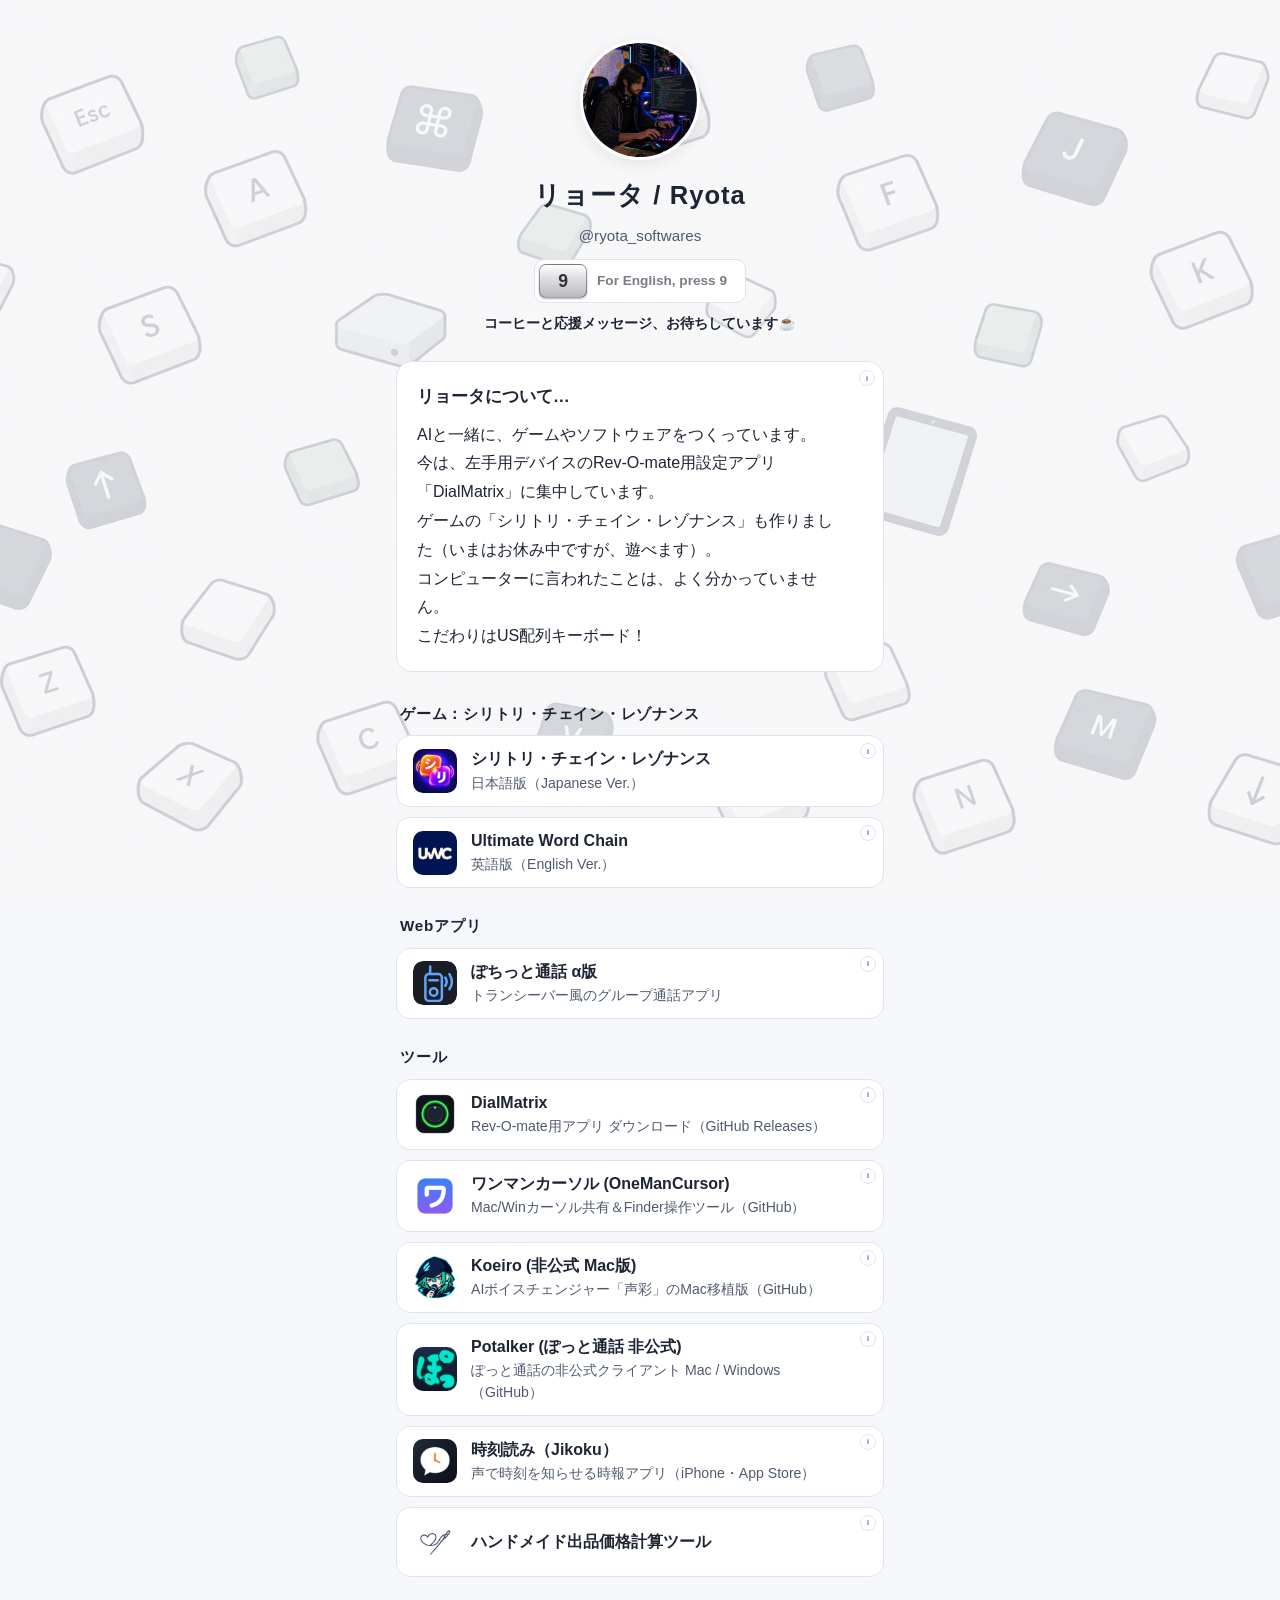
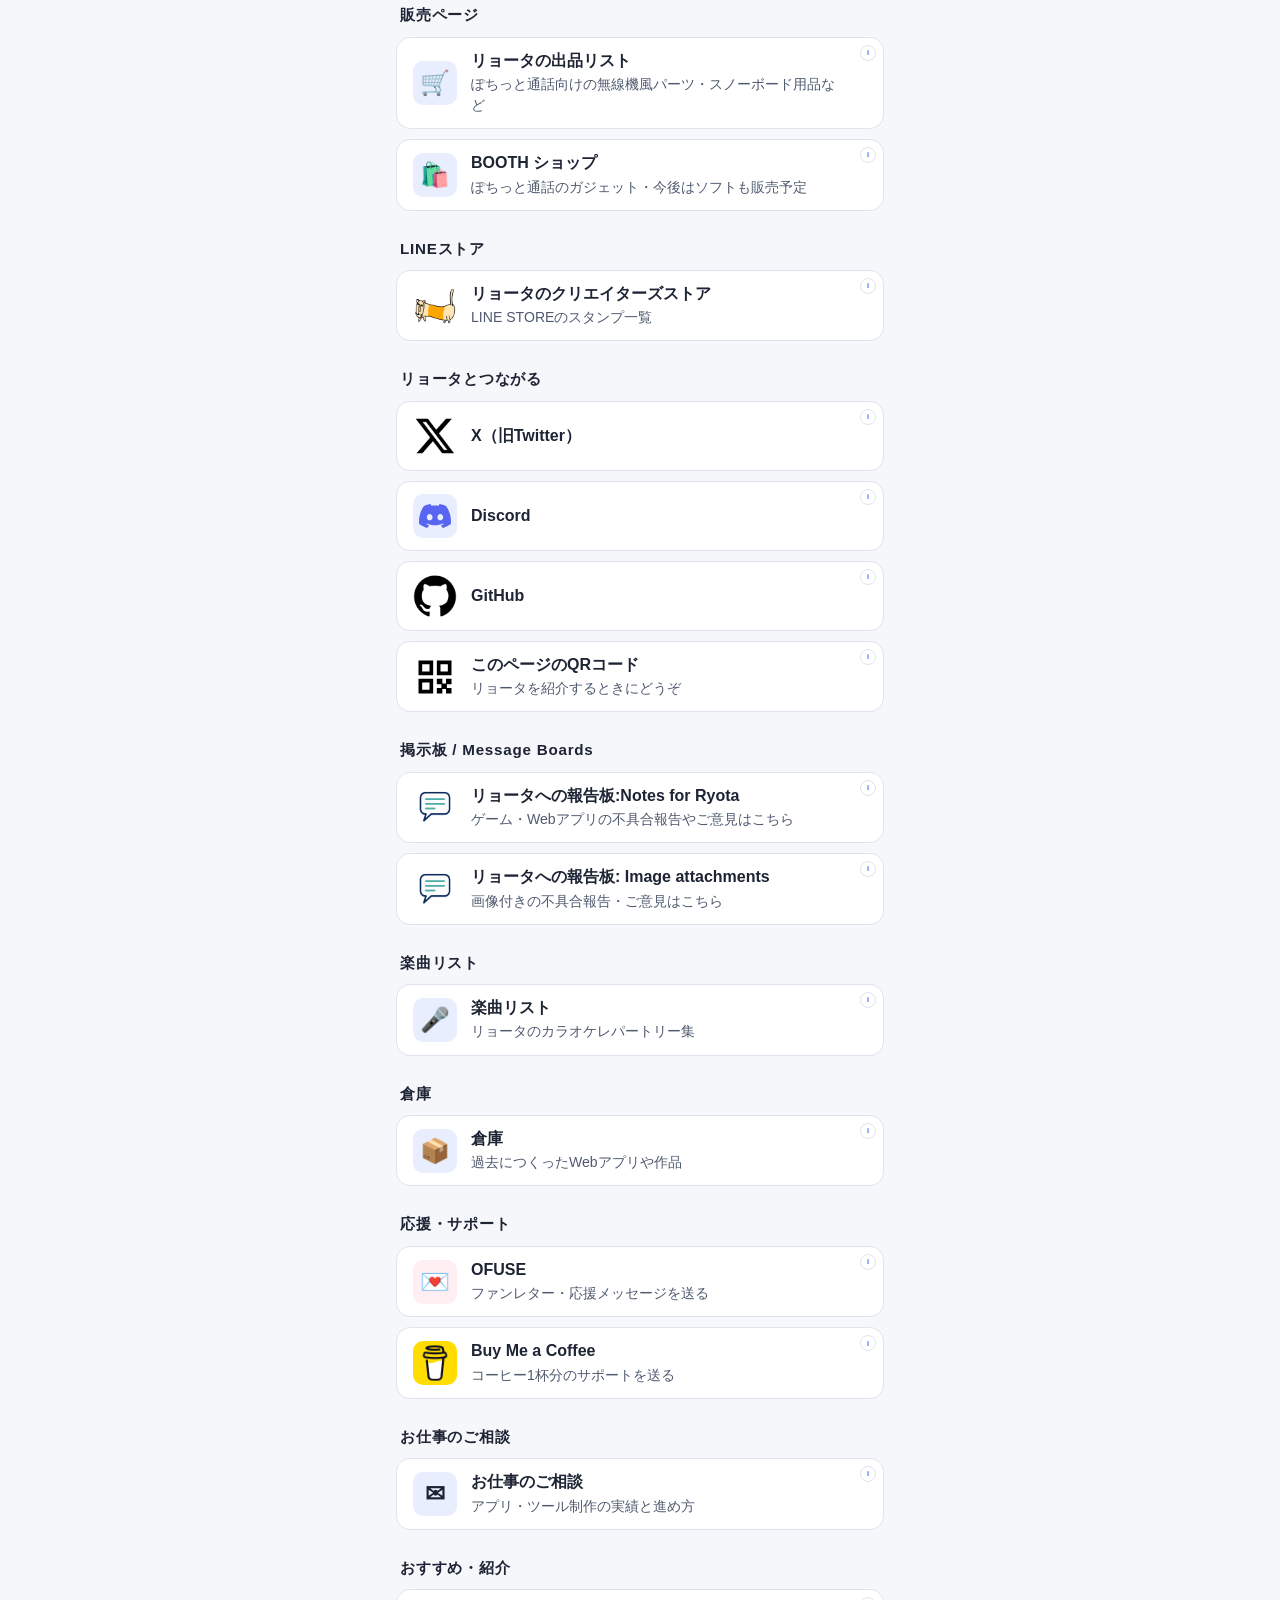
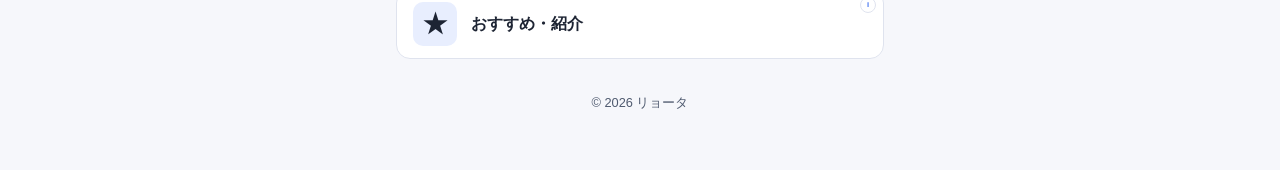
<file: index.html>
<!doctype html>
<html lang="ja">
<head>
<!-- Google tag (gtag.js) -->
<script async src="https://www.googletagmanager.com/gtag/js?id=G-D9XP0KB2R5"></script>
<script>
  window.dataLayer = window.dataLayer || [];
  function gtag(){dataLayer.push(arguments);}
  gtag('js', new Date());
  gtag('config', 'G-D9XP0KB2R5');
</script>

<meta charset="utf-8">
<meta name="viewport" content="width=device-width, initial-scale=1">
<title>リョータ</title>
<meta name="description" content="AIと一緒に、ゲームやソフトウェアをつくっています。">
<meta property="og:title" content="リョータ">
<meta property="og:description" content="AIと一緒に、ゲームやソフトウェアをつくっています。">
<meta property="og:image" content="https://ryota.app/og.png">
<meta name="twitter:card" content="summary_large_image">
<link rel="alternate" hreflang="ja" href="https://ryota.app/">
<link rel="alternate" hreflang="en" href="https://ryota.app/en/">
<meta name="theme-color" content="#f6f7fb">
	<link rel="icon" type="image/png" href="favicon-round.png">
	<link rel="apple-touch-icon" href="favicon-final.png">
		<link rel="stylesheet" href="style.css?v=7">
		<script src="link-info.js" defer></script>
<script src="lang-key.js?v=2" defer></script>
<script src="konami.js?v=8" defer></script>
<script src="age-modal.js" defer></script>
<script src="link-tease.js?v=2" defer></script>
		<script src="avatar-modal.js" defer></script>
		</head>
		<body class="home-page">
		<main>
	  <header>
	    <button class="avatar-button" type="button" aria-label="プロフィール画像を拡大表示" aria-haspopup="dialog" aria-controls="profile-image-dialog">
	      <img class="avatar" src="x_grok.png" alt="リョータ">
	    </button>
	    <dialog class="profile-image-dialog" id="profile-image-dialog" aria-label="リョータのプロフィール画像">
	      <button class="profile-image-dialog__close" type="button" aria-label="閉じる">×</button>
	      <img class="profile-image-dialog__image" src="x_grok.png" alt="リョータのプロフィール画像">
	    </dialog>
	    <h1>リョータ / Ryota</h1>
	    <p class="handle">@ryota_softwares</p>
	    <p class="lang-switch"><a class="lang-key" href="en/" hreflang="en" lang="en"><span class="lang-key__num">9</span><span>For English, press 9</span></a></p>
	    <p class="support-note">コーヒーと応援メッセージ、お待ちしています☕️</p>
  </header>

  <section class="about" title="I make games and software with AI. I'm currently focused on DialMatrix, a settings app for the Rev-O-mate left-hand device. I also made Shiritori Chain Resonance (English title: Ultimate Word Chain). It's on hiatus, but you can still play it. I often don't understand what the computer tells me. I love US-layout keyboards!">
    <h2>リョータについて…</h2>
    <p>
      AIと一緒に、ゲームやソフトウェアをつくっています。<br>
      今は、左手用デバイスのRev-O-mate用設定アプリ「DialMatrix」に集中しています。<br>
      ゲームの「シリトリ・チェイン・レゾナンス」も作りました（いまはお休み中ですが、遊べます）。<br>
      コンピューターに言われたことは、よく分かっていません。<br>
      こだわりはUS配列キーボード！
    </p>
  </section>

	  <section class="group">
	    <h3>ゲーム：シリトリ・チェイン・レゾナンス</h3>
	    <ul class="links">
	      <li>
	        <a href="https://shiritori-chain-resonance.web.app/" title="重なる文字が多いほど高得点のしりとりパズル。ひとり用のタイムアタックや、友だちとのリアルタイム対戦で遊べます。" target="_blank" rel="noopener">
	          <img class="link-icon" src="shiritori.jpg" alt="日本語版">
	          <div class="link-content">
	            <span class="link-title">シリトリ・チェイン・レゾナンス</span>
            <small>日本語版（Japanese Ver.）</small>
          </div>
        </a>
	      </li>
	      <li>
	        <a href="https://ultimate-word-chain.web.app/" title="A word-chain puzzle where longer overlaps earn more points. Play solo or in real-time matches with friends." target="_blank" rel="noopener">
	          <img class="link-icon" src="uwc.png" alt="英語版">
	          <div class="link-content">
	            <span class="link-title">Ultimate Word Chain</span>
            <small>英語版（English Ver.）</small>
          </div>
        </a>
      </li>
    </ul>
  </section>

	  <section class="group">
	    <h3>Webアプリ</h3>
	    <ul class="links">
	      <li>
	        <a href="https://pochittalk.ryota.app/" title="ボタンを押している間だけ話せる、トランシーバー風のグループ通話アプリです（α版）。" target="_blank" rel="noopener">
	          <img class="link-icon" src="pochitto.svg" alt="ぽちっと通話">
	          <div class="link-content">
	            <span class="link-title">ぽちっと通話 α版</span>
	            <small>トランシーバー風のグループ通話アプリ</small>
	          </div>
	        </a>
	      </li>
	    </ul>
	  </section>

	  <section class="group">
	    <h3>ツール</h3>
	    <ul class="links">
	      <li>
	        <a href="https://github.com/riryo3/DialMatrix/releases/latest" title="MacとWindows向けの非公式Rev-O-mate設定アプリ。対応はM1以降のMacとWindows 11以降で、それ以外は未確認です。書き込み前に本体をバックアップします（マクロ編集には非対応）。" target="_blank" rel="noopener">
	          <img class="link-icon" src="dialmatrix.png" alt="DialMatrix">
	          <div class="link-content">
	            <span class="link-title">DialMatrix</span>
            <small>Rev-O-mate用アプリ ダウンロード（GitHub Releases）</small>
          </div>
        </a>
      </li>
      <li>
        <a href="https://github.com/riryo3/OneManCursor" title="Macのメニューバー常駐アプリ。画面端から隣のマシン（Mac / Windows）へ操作を移せるカーソル共有、Finderでのトラックパッドスワイプ操作、カーソル常時表示などをまとめたユーティリティです。" target="_blank" rel="noopener">
          <img class="link-icon" src="onemancursor.png" alt="OneManCursor">
          <div class="link-content">
            <span class="link-title">ワンマンカーソル (OneManCursor)</span>
            <small>Mac/Winカーソル共有＆Finder操作ツール（GitHub）</small>
          </div>
        </a>
      </li>
      <li>
        <a href="https://github.com/riryo3/koeiro-mac" title="リアルタイムAIボイスチェンジャー「Koeiro（声彩）」を、Apple Silicon搭載Macで動かせるようにした非公式版です。本家は heynegix さんの Koeiro（MIT）。Mac対応・アプリ化・帯域メーター・異音対策フィルターなどを追加しました。仮想マイク用にBlackHole 2chが必要です。署名なしのアプリのため、初回は右クリックから開きます。AI音声には約2秒の遅延があります。" target="_blank" rel="noopener">
          <img class="link-icon" src="koeiro.png" alt="Koeiro">
          <div class="link-content">
            <span class="link-title">Koeiro (非公式 Mac版)</span>
            <small>AIボイスチェンジャー「声彩」のMac移植版（GitHub）</small>
          </div>
        </a>
      </li>
      <li>
        <a href="https://github.com/riryo3/potalk" title="ブラウザ通話サービス「ぽっと通話（potalk.app）」の非公式クライアント「Potalker」です。Mac・Windows・Linux・Androidに対応し、通話の仕組みはサイトのものをそのまま使い、画面まわりだけを作り直しています。ぽっと通話の作者とは関係のない、個人の非公式アプリです。動作確認は、最新のmacOS、Windows 11、Android 10は実機で、LinuxはVM上で行っています（macOS 14以降が対象で、それ以外の環境は未確認です）。" target="_blank" rel="noopener">
          <img class="link-icon" src="potalker.png" alt="Potalker">
          <div class="link-content">
            <span class="link-title">Potalker (ぽっと通話 非公式)</span>
            <small>ぽっと通話の非公式クライアント Mac / Windows（GitHub）</small>
          </div>
        </a>
      </li>
      <li>
        <a href="https://apps.apple.com/jp/app/id6830853470" title="決まった時刻に、声で時刻を知らせるiPhoneアプリです。時間帯・声・読み方を選べます。無料で、広告もありません。" target="_blank" rel="noopener">
          <img class="link-icon" src="jikoku.jpg" alt="時刻読み">
          <div class="link-content">
            <span class="link-title">時刻読み（Jikoku）</span>
            <small>声で時刻を知らせる時報アプリ（iPhone・App Store）</small>
          </div>
        </a>
      </li>
      <li>
        <a href="https://sewing-cost.ryota.app/" title="材料費・作業時間・販売手数料・送料を考慮して出品価格を計算。目標利益や値引き後の利益も確認できます。" target="_blank" rel="noopener">
          <img class="link-icon invert-dark" src="sewing.png" alt="">
          <div class="link-content">
            <span class="link-title">ハンドメイド出品価格計算ツール</span>
          </div>
        </a>
      </li>
    </ul>
  </section>

  <section class="group">
    <h3>販売ページ</h3>
    <ul class="links">
      <li>
        <a href="https://paypayfleamarket.yahoo.co.jp/user/p6478332" title="ぽちっと通話を無線機っぽく楽しむためのパーツ（なくても使えます）や、スノーボード用品などを出品しています。取引はYahoo!フリマ上で行います。" target="_blank" rel="noopener">
          <span class="link-icon emoji-icon">🛒</span>
          <div class="link-content">
            <span class="link-title">リョータの出品リスト</span>
            <small>ぽちっと通話向けの無線機風パーツ・スノーボード用品など</small>
          </div>
        </a>
      </li>
      <li>
        <a href="https://ryota-softwares.booth.pm/" title="ぽちっと通話向けのガジェットを販売しています。今後はソフトウェアも販売していく予定です。" target="_blank" rel="noopener">
          <span class="link-icon emoji-icon">🛍️</span>
          <div class="link-content">
            <span class="link-title">BOOTH ショップ</span>
            <small>ぽちっと通話のガジェット・今後はソフトも販売予定</small>
          </div>
        </a>
      </li>
    </ul>
  </section>

  <section class="group">
    <h3>LINEストア</h3>
    <ul class="links">
      <li>
        <a href="https://store.line.me/stickershop/author/4808231/ja" title="リョータのLINEクリエイターズスタンプをまとめたストアです。" target="_blank" rel="noopener">
          <img class="link-icon" src="line_stamp.png" alt="ちくわ猫">
          <div class="link-content">
            <span class="link-title">リョータのクリエイターズストア</span>
            <small>LINE STOREのスタンプ一覧</small>
          </div>
        </a>
      </li>
    </ul>
  </section>

	  <section class="group">
	    <h3>リョータとつながる</h3>
	    <ul class="links">
	      <li>
	        <a href="https://x.com/ryota_softwares" title="リョータのXプロフィールと投稿を見られます。" target="_blank" rel="noopener">
	          <img class="link-icon invert-dark" src="x.png" alt="">
	          <div class="link-content">
	            <span class="link-title">X（旧Twitter）</span>
	          </div>
	        </a>
	      </li>
	      <li>
	        <a href="https://discord.com/users/996715051056644136" title="リョータのDiscordプロフィールを開きます。" target="_blank" rel="noopener">
	          <img class="link-icon discord-icon" src="discord-symbol.svg" alt="">
          <div class="link-content">
            <span class="link-title">Discord</span>
          </div>
	        </a>
	      </li>
	      <li>
	        <a href="https://github.com/riryo3" title="リョータのGitHubプロフィールと公開リポジトリを見られます。" target="_blank" rel="noopener">
          <img class="link-icon invert-dark" src="github.png" alt="">
          <div class="link-content">
            <span class="link-title">GitHub</span>
          </div>
        </a>
      </li>
	      <li>
	        <a href="#" role="button" data-qr-open aria-haspopup="dialog" aria-controls="qr-dialog" title="このページのQRコードを表示します。リョータを紹介するときにどうぞ。">
	          <img class="link-icon invert-dark" src="qr-icon.svg" alt="">
	          <div class="link-content">
	            <span class="link-title">このページのQRコード</span>
	            <small>リョータを紹介するときにどうぞ</small>
	          </div>
	        </a>
	      </li>
	    </ul>
  </section>

  <section class="group">
    <h3>掲示板 / Message Boards</h3>
    <ul class="links">
      <li>
        <a href="https://z.wikiwiki.jp/o00ashp1hmarqyp7/" title="ゲームやWebアプリの不具合報告・意見を送る掲示板を開きます。" target="_blank" rel="noopener">
          <img class="link-icon" src="ryota-report-board-symbol.png" alt="">
          <div class="link-content">
            <span class="link-title">リョータへの報告板:Notes for Ryota</span>
	            <small>ゲーム・Webアプリの不具合報告やご意見はこちら</small>
	          </div>
	        </a>
	      </li>
	      <li>
	        <a href="https://notes4ryota.bbs.wox.cc/" title="画像を添付して、ゲームやWebアプリの不具合報告・ご意見を送れる掲示板です。" target="_blank" rel="noopener">
	          <img class="link-icon" src="ryota-report-board-symbol.png" alt="">
	          <div class="link-content">
            <span class="link-title">リョータへの報告板: Image attachments</span>
	            <small>画像付きの不具合報告・ご意見はこちら</small>
	          </div>
	        </a>
	      </li>
	    </ul>
	  </section>
	
  <section class="group">
    <h3>楽曲リスト</h3>
    <ul class="links">
      <li>
        <a href="https://ryotakaraok-new.web.app/" title="リョータのカラオケレパートリーをまとめた楽曲リストです。" target="_blank" rel="noopener">
          <span class="link-icon emoji-icon" aria-hidden="true">🎤</span>
          <div class="link-content">
            <span class="link-title">楽曲リスト</span>
            <small>リョータのカラオケレパートリー集</small>
          </div>
        </a>
      </li>
    </ul>
  </section>

  <section class="group">
    <h3>倉庫</h3>
    <ul class="links">
      <li>
        <a href="archive.html" title="過去につくったWebアプリや作品をまとめた倉庫ページです。">
          <span class="link-icon emoji-icon" aria-hidden="true">📦</span>
          <div class="link-content">
            <span class="link-title">倉庫</span>
            <small>過去につくったWebアプリや作品</small>
          </div>
        </a>
      </li>
    </ul>
  </section>

  <section class="group">
    <h3>応援・サポート</h3>
    <ul class="links">
      <li>
        <a href="https://ofuse.me/ryotasoftware" title="応援メッセージやコーヒーの差し入れをもらえると、もっと頑張れます！" target="_blank" rel="noopener">
          <span class="link-icon emoji-icon ofuse">💌</span>
          <div class="link-content">
            <span class="link-title">OFUSE</span>
            <small>ファンレター・応援メッセージを送る</small>
          </div>
        </a>
      </li>
      <li>
        <a href="https://buymeacoffee.com/ryota_software" title="Your kind messages and coffee treats help me keep creating!" target="_blank" rel="noopener">
          <img class="link-icon" src="bmc.png" alt="">
          <div class="link-content">
            <span class="link-title">Buy Me a Coffee</span>
            <small>コーヒー1杯分のサポートを送る</small>
          </div>
        </a>
      </li>
    </ul>
  </section>

  <section class="group">
    <h3>お仕事のご相談</h3>
    <ul class="links">
      <li>
        <a href="work.html" title="アプリやツールの制作のご相談について、実績や進め方をまとめたページです。">
          <span class="link-icon emoji-icon">✉</span>
          <div class="link-content">
            <span class="link-title">お仕事のご相談</span>
            <small>アプリ・ツール制作の実績と進め方</small>
          </div>
        </a>
      </li>
    </ul>
  </section>

  <section class="group">
    <h3>おすすめ・紹介</h3>
    <ul class="links">
      <li>
        <a href="recommend.html" title="おすすめのWebアプリや友人のサイトを紹介するページです。">
          <span class="link-icon emoji-icon">★</span>
          <div class="link-content">
            <span class="link-title">おすすめ・紹介</span>
          </div>
        </a>
      </li>
    </ul>
  </section>

  <footer>© 2026 リョータ</footer>

	<dialog class="profile-image-dialog qr-dialog" id="qr-dialog" aria-label="リョータのページのQRコード">
	  <button class="profile-image-dialog__close" type="button" aria-label="閉じる">×</button>
	  <img class="profile-image-dialog__image" src="qr.png" alt="このページ(https://ryota.app/)のQRコード">
	</dialog>
</main>
</body>
</html>
</file>
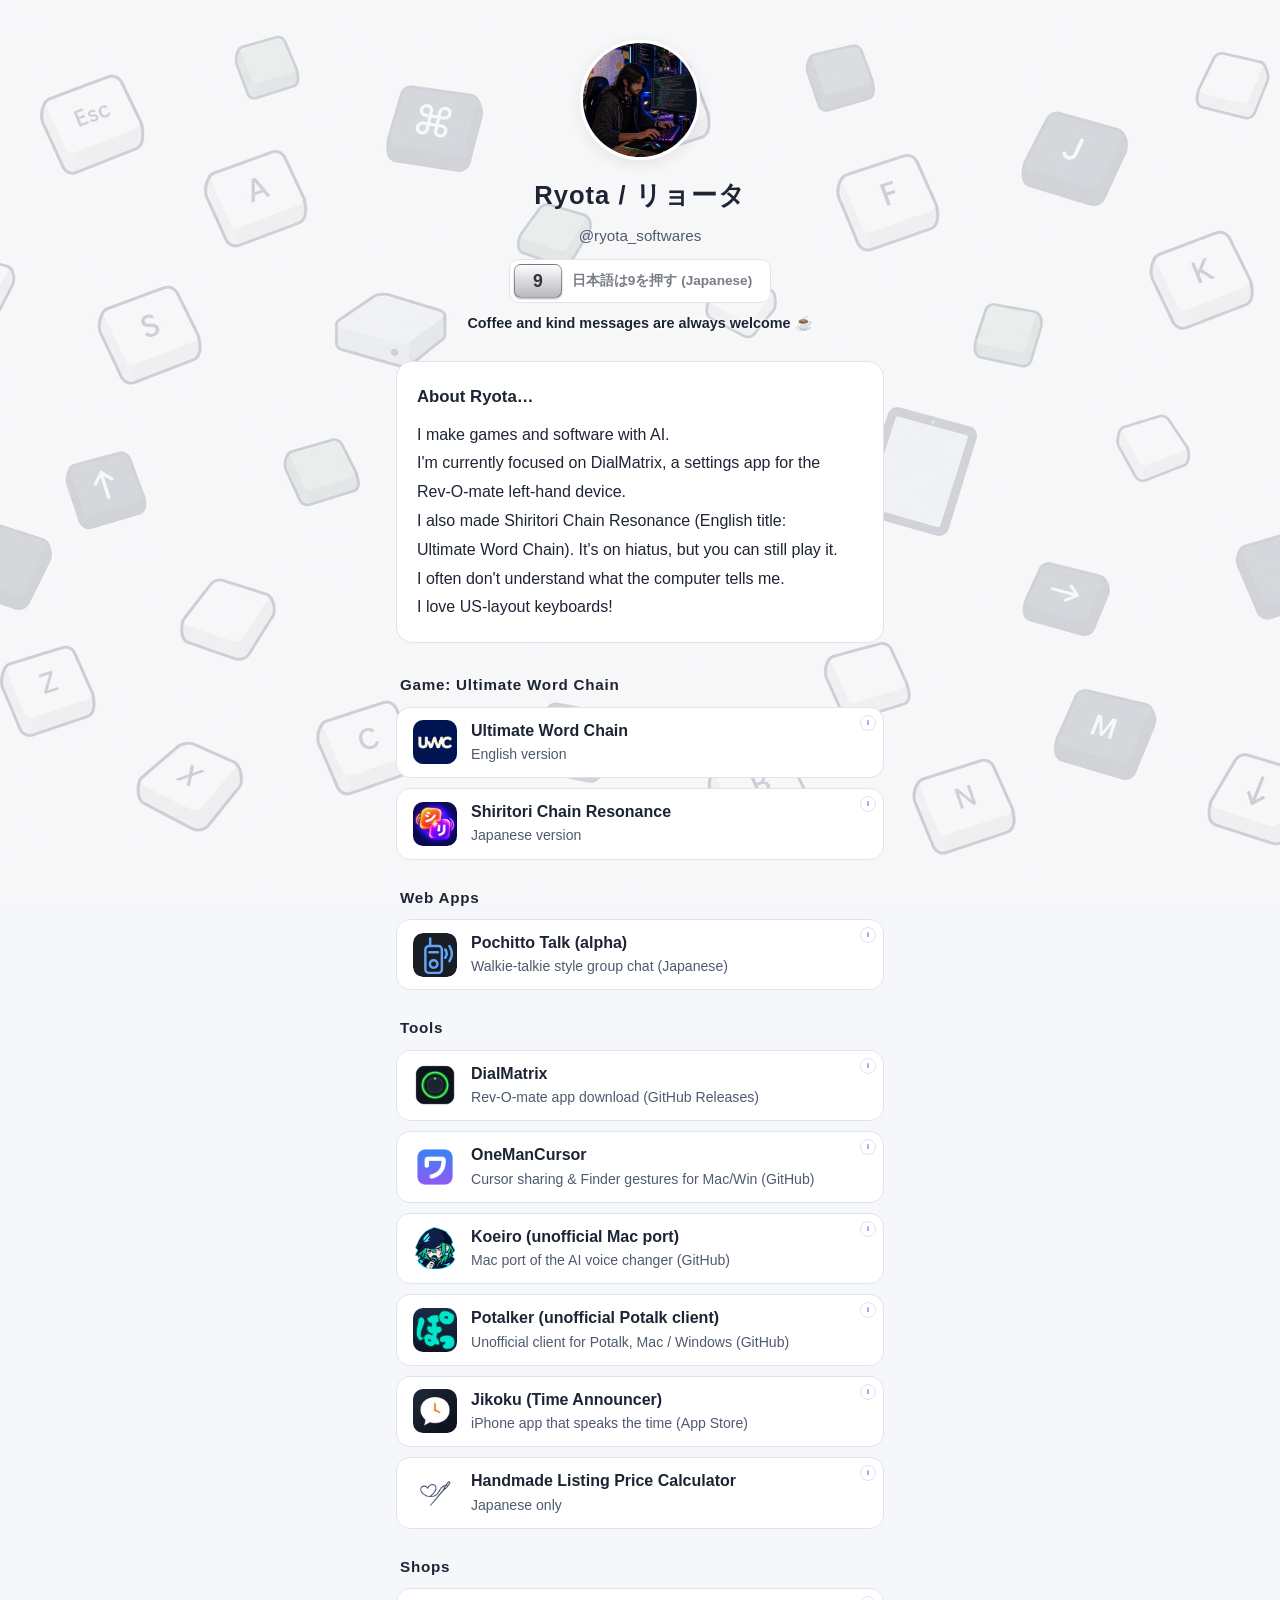
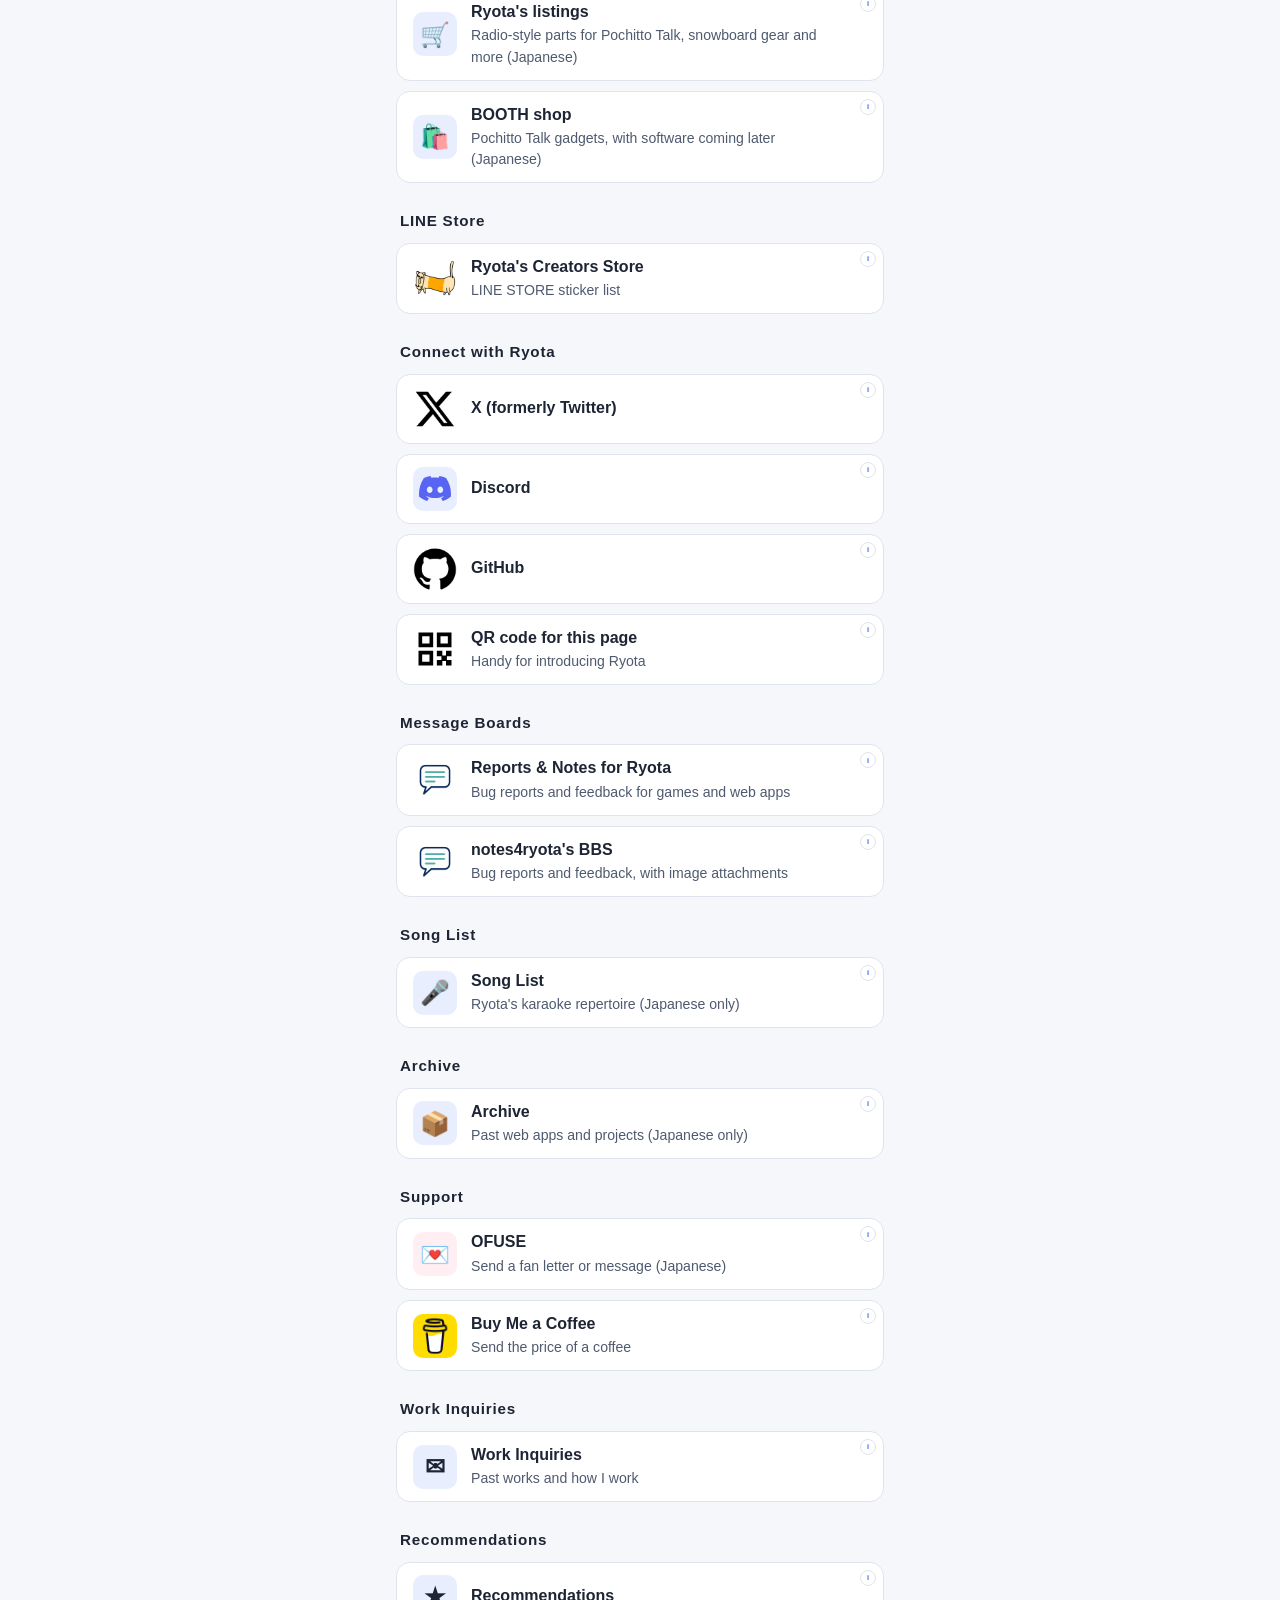
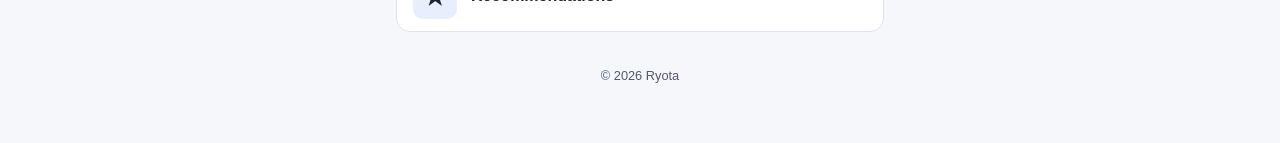
<file: en/index.html>
<!doctype html>
<html lang="en">
<head>
<!-- Google tag (gtag.js) -->
<script async src="https://www.googletagmanager.com/gtag/js?id=G-D9XP0KB2R5"></script>
<script>
  window.dataLayer = window.dataLayer || [];
  function gtag(){dataLayer.push(arguments);}
  gtag('js', new Date());
  gtag('config', 'G-D9XP0KB2R5');
</script>

<meta charset="utf-8">
<meta name="viewport" content="width=device-width, initial-scale=1">
<title>Ryota</title>
<meta name="description" content="I make games and software with AI.">
<meta property="og:title" content="Ryota">
<meta property="og:description" content="I make games and software with AI.">
<meta property="og:image" content="https://ryota.app/og.png">
<meta name="twitter:card" content="summary_large_image">
<link rel="alternate" hreflang="ja" href="https://ryota.app/">
<link rel="alternate" hreflang="en" href="https://ryota.app/en/">
<meta name="theme-color" content="#f6f7fb">
<link rel="icon" type="image/png" href="../favicon-round.png">
<link rel="apple-touch-icon" href="../favicon-final.png">
<link rel="stylesheet" href="../style.css?v=7">
<script src="../link-info.js" defer></script>
<script src="../lang-key.js?v=2" defer></script>
<script src="../konami.js?v=8" defer></script>
<script src="../age-modal.js" defer></script>
<script src="../link-tease.js?v=2" defer></script>
<script src="../avatar-modal.js" defer></script>
</head>
<body class="home-page">
<main>
  <header>
    <button class="avatar-button" type="button" aria-label="Enlarge profile image" aria-haspopup="dialog" aria-controls="profile-image-dialog">
      <img class="avatar" src="../x_grok.png" alt="Ryota">
    </button>
    <dialog class="profile-image-dialog" id="profile-image-dialog" aria-label="Ryota's profile image">
      <button class="profile-image-dialog__close" type="button" aria-label="Close">×</button>
      <img class="profile-image-dialog__image" src="../x_grok.png" alt="Ryota's profile image">
    </dialog>
    <h1>Ryota / リョータ</h1>
    <p class="handle">@ryota_softwares</p>
    <p class="lang-switch"><a class="lang-key" href="../" hreflang="ja" lang="ja"><span class="lang-key__num">9</span><span>日本語は9を押す (Japanese)</span></a></p>
    <p class="support-note">Coffee and kind messages are always welcome ☕️</p>
  </header>

  <section class="about">
    <h2>About Ryota…</h2>
    <p>
      I make games and software with AI.<br>
      I'm currently focused on DialMatrix, a settings app for the Rev-O-mate left-hand device.<br>
      I also made Shiritori Chain Resonance (English title: Ultimate Word Chain). It's on hiatus, but you can still play it.<br>
      I often don't understand what the computer tells me.<br>
      I love US-layout keyboards!
    </p>
  </section>

  <section class="group">
    <h3>Game: Ultimate Word Chain</h3>
    <ul class="links">
      <li>
        <a href="https://ultimate-word-chain.web.app/" title="A word-chain puzzle where longer overlaps earn more points. Play solo or in real-time matches with friends." target="_blank" rel="noopener">
          <img class="link-icon" src="../uwc.png" alt="English version">
          <div class="link-content">
            <span class="link-title">Ultimate Word Chain</span>
            <small>English version</small>
          </div>
        </a>
      </li>
      <li>
        <a href="https://shiritori-chain-resonance.web.app/" title="A Japanese word-chain (shiritori) puzzle where more overlapping characters earn higher scores. Play solo in time attack or in real-time matches with friends." target="_blank" rel="noopener">
          <img class="link-icon" src="../shiritori.jpg" alt="Japanese version">
          <div class="link-content">
            <span class="link-title">Shiritori Chain Resonance</span>
            <small>Japanese version</small>
          </div>
        </a>
      </li>
    </ul>
  </section>

	  <section class="group">
	    <h3>Web Apps</h3>
	    <ul class="links">
	      <li>
	        <a href="https://pochittalk.ryota.app/" title="A walkie-talkie style group voice-chat app: you can talk only while holding the button (alpha). (Japanese only)" target="_blank" rel="noopener">
	          <img class="link-icon" src="../pochitto.svg" alt="Pochitto Talk">
	          <div class="link-content">
	            <span class="link-title">Pochitto Talk (alpha)</span>
	            <small>Walkie-talkie style group chat (Japanese)</small>
	          </div>
	        </a>
	      </li>
	    </ul>
	  </section>

  <section class="group">
    <h3>Tools</h3>
    <ul class="links">
      <li>
        <a href="https://github.com/riryo3/DialMatrix/releases/latest" title="An unofficial settings app for Rev-O-mate, for Mac and Windows. Supports Macs with M1 or later and Windows 11 or later; other environments are unverified. It backs up the device before writing (macro editing is not supported)." target="_blank" rel="noopener">
          <img class="link-icon" src="../dialmatrix.png" alt="DialMatrix">
          <div class="link-content">
            <span class="link-title">DialMatrix</span>
            <small>Rev-O-mate app download (GitHub Releases)</small>
          </div>
        </a>
      </li>
      <li>
        <a href="https://github.com/riryo3/OneManCursor" title="A macOS menu bar utility combining cross-machine cursor sharing (Mac and Windows), trackpad swipes for Finder navigation, and an always-visible cursor overlay." target="_blank" rel="noopener">
          <img class="link-icon" src="../onemancursor.png" alt="OneManCursor">
          <div class="link-content">
            <span class="link-title">OneManCursor</span>
            <small>Cursor sharing & Finder gestures for Mac/Win (GitHub)</small>
          </div>
        </a>
      </li>
      <li>
        <a href="https://github.com/riryo3/koeiro-mac" title="An unofficial port of Koeiro, a real-time AI voice changer, for Apple Silicon Macs. The original is Koeiro by heynegix (MIT). I added Mac support, an app bundle, a band meter and noise-reduction filters. BlackHole 2ch is needed for a virtual mic. The app is unsigned, so open it with right-click the first time. AI voice has about 2 seconds of delay." target="_blank" rel="noopener">
          <img class="link-icon" src="../koeiro.png" alt="Koeiro">
          <div class="link-content">
            <span class="link-title">Koeiro (unofficial Mac port)</span>
            <small>Mac port of the AI voice changer (GitHub)</small>
          </div>
        </a>
      </li>
      <li>
        <a href="https://github.com/riryo3/potalk" title="Potalker, an unofficial client for the browser voice-chat service Potalk (potalk.app), for Mac, Windows, Linux and Android. It reuses the site's own call logic and only rebuilds the surrounding UI. It is a personal, unofficial app with no affiliation to Potalk's author. Tested on real devices with the latest macOS, Windows 11 and Android 10, and in a VM for Linux (targets macOS 14 or later; other environments are unverified). (Japanese only)" target="_blank" rel="noopener">
          <img class="link-icon" src="../potalker.png" alt="Potalker">
          <div class="link-content">
            <span class="link-title">Potalker (unofficial Potalk client)</span>
            <small>Unofficial client for Potalk, Mac / Windows (GitHub)</small>
          </div>
        </a>
      </li>
      <li>
        <a href="https://apps.apple.com/jp/app/id6830853470" title="An iPhone app that announces the time by voice at set intervals. Free, no ads. (Japanese only)" target="_blank" rel="noopener">
          <img class="link-icon" src="../jikoku.jpg" alt="Jikoku">
          <div class="link-content">
            <span class="link-title">Jikoku (Time Announcer)</span>
            <small>iPhone app that speaks the time (App Store)</small>
          </div>
        </a>
      </li>
      <li>
        <a href="https://sewing-cost.ryota.app/" title="Calculates a listing price from material costs, work time, selling fees and shipping. Also shows your target profit and profit after discounts. (Japanese only)" target="_blank" rel="noopener">
          <img class="link-icon invert-dark" src="../sewing.png" alt="">
          <div class="link-content">
            <span class="link-title">Handmade Listing Price Calculator</span>
            <small>Japanese only</small>
          </div>
        </a>
      </li>
    </ul>
  </section>

  <section class="group">
    <h3>Shops</h3>
    <ul class="links">
      <li>
        <a href="https://paypayfleamarket.yahoo.co.jp/user/p6478332" title="I sell radio-style accessories for making Pochitto Talk feel like a walkie-talkie (optional), snowboard gear and more. Deals are made on Yahoo! Flea Market. (Japanese only)" target="_blank" rel="noopener">
          <span class="link-icon emoji-icon">🛒</span>
          <div class="link-content">
            <span class="link-title">Ryota's listings</span>
            <small>Radio-style parts for Pochitto Talk, snowboard gear and more (Japanese)</small>
          </div>
        </a>
      </li>
      <li>
        <a href="https://ryota-softwares.booth.pm/" title="Gadgets for Pochitto Talk are sold here, and software will be added in the future. (Japanese only)" target="_blank" rel="noopener">
          <span class="link-icon emoji-icon">🛍️</span>
          <div class="link-content">
            <span class="link-title">BOOTH shop</span>
            <small>Pochitto Talk gadgets, with software coming later (Japanese)</small>
          </div>
        </a>
      </li>
    </ul>
  </section>

  <section class="group">
    <h3>LINE Store</h3>
    <ul class="links">
      <li>
        <a href="https://store.line.me/stickershop/author/4808231/en" title="Ryota's LINE Creators sticker store." target="_blank" rel="noopener">
          <img class="link-icon" src="../line_stamp.png" alt="Chikuwa cat">
          <div class="link-content">
            <span class="link-title">Ryota's Creators Store</span>
            <small>LINE STORE sticker list</small>
          </div>
        </a>
      </li>
    </ul>
  </section>

  <section class="group">
    <h3>Connect with Ryota</h3>
    <ul class="links">
      <li>
        <a href="https://x.com/ryota_softwares" title="View Ryota's X profile and posts." target="_blank" rel="noopener">
          <img class="link-icon invert-dark" src="../x.png" alt="">
          <div class="link-content">
            <span class="link-title">X (formerly Twitter)</span>
          </div>
        </a>
      </li>
      <li>
        <a href="https://discord.com/users/996715051056644136" title="Opens Ryota's Discord profile." target="_blank" rel="noopener">
          <img class="link-icon discord-icon" src="../discord-symbol.svg" alt="">
          <div class="link-content">
            <span class="link-title">Discord</span>
          </div>
        </a>
      </li>
      <li>
        <a href="https://github.com/riryo3" title="View Ryota's GitHub profile and public repositories." target="_blank" rel="noopener">
          <img class="link-icon invert-dark" src="../github.png" alt="">
          <div class="link-content">
            <span class="link-title">GitHub</span>
          </div>
        </a>
      </li>
      <li>
        <a href="#" role="button" data-qr-open aria-haspopup="dialog" aria-controls="qr-dialog" title="Shows a QR code for this page. Handy for introducing Ryota.">
          <img class="link-icon invert-dark" src="../qr-icon.svg" alt="">
          <div class="link-content">
            <span class="link-title">QR code for this page</span>
            <small>Handy for introducing Ryota</small>
          </div>
        </a>
      </li>
    </ul>
  </section>

  <section class="group">
    <h3>Message Boards</h3>
    <ul class="links">
      <li>
        <a href="https://z.wikiwiki.jp/o00ashp1hmarqyp7/" title="Opens a board for sending bug reports and feedback about the games and web apps. (Japanese)" target="_blank" rel="noopener">
          <img class="link-icon" src="../ryota-report-board-symbol.png" alt="">
          <div class="link-content">
            <span class="link-title">Reports &amp; Notes for Ryota</span>
            <small>Bug reports and feedback for games and web apps</small>
          </div>
        </a>
      </li>
      <li>
        <a href="https://notes4ryota.bbs.wox.cc/" title="A board where you can attach images to bug reports and feedback about the games and web apps. (Japanese)" target="_blank" rel="noopener">
          <img class="link-icon" src="../ryota-report-board-symbol.png" alt="">
          <div class="link-content">
            <span class="link-title">notes4ryota's BBS</span>
            <small>Bug reports and feedback, with image attachments</small>
          </div>
        </a>
      </li>
    </ul>
  </section>

  <section class="group">
    <h3>Song List</h3>
    <ul class="links">
      <li>
        <a href="https://ryotakaraok-new.web.app/" title="A list of Ryota's karaoke repertoire. (Japanese)" target="_blank" rel="noopener">
          <span class="link-icon emoji-icon" aria-hidden="true">🎤</span>
          <div class="link-content">
            <span class="link-title">Song List</span>
            <small>Ryota's karaoke repertoire (Japanese only)</small>
          </div>
        </a>
      </li>
    </ul>
  </section>

  <section class="group">
    <h3>Archive</h3>
    <ul class="links">
      <li>
        <a href="archive.html" title="A page collecting web apps and projects Ryota made in the past.">
          <span class="link-icon emoji-icon" aria-hidden="true">📦</span>
          <div class="link-content">
            <span class="link-title">Archive</span>
            <small>Past web apps and projects (Japanese only)</small>
          </div>
        </a>
      </li>
    </ul>
  </section>

  <section class="group">
    <h3>Support</h3>
    <ul class="links">
      <li>
        <a href="https://ofuse.me/ryotasoftware" title="Your messages and coffee treats help me keep going!" target="_blank" rel="noopener">
          <span class="link-icon emoji-icon ofuse">💌</span>
          <div class="link-content">
            <span class="link-title">OFUSE</span>
            <small>Send a fan letter or message (Japanese)</small>
          </div>
        </a>
      </li>
      <li>
        <a href="https://buymeacoffee.com/ryota_software" title="Your kind messages and coffee treats help me keep creating!" target="_blank" rel="noopener">
          <img class="link-icon" src="../bmc.png" alt="">
          <div class="link-content">
            <span class="link-title">Buy Me a Coffee</span>
            <small>Send the price of a coffee</small>
          </div>
        </a>
      </li>
    </ul>
  </section>

  <section class="group">
    <h3>Work Inquiries</h3>
    <ul class="links">
      <li>
        <a href="work.html" title="A page about requests for building apps and tools, with past works and how the process goes.">
          <span class="link-icon emoji-icon">✉</span>
          <div class="link-content">
            <span class="link-title">Work Inquiries</span>
            <small>Past works and how I work</small>
          </div>
        </a>
      </li>
    </ul>
  </section>

  <section class="group">
    <h3>Recommendations</h3>
    <ul class="links">
      <li>
        <a href="recommend.html" title="A page introducing recommended web apps and friends' sites.">
          <span class="link-icon emoji-icon">★</span>
          <div class="link-content">
            <span class="link-title">Recommendations</span>
          </div>
        </a>
      </li>
    </ul>
  </section>

  <footer>© 2026 Ryota</footer>

  <dialog class="profile-image-dialog qr-dialog" id="qr-dialog" aria-label="QR code for Ryota's page">
    <button class="profile-image-dialog__close" type="button" aria-label="Close">×</button>
    <img class="profile-image-dialog__image" src="../qr-en.png" alt="QR code for this page (https://ryota.app/en/)">
  </dialog>
</main>
</body>
</html>
</file>
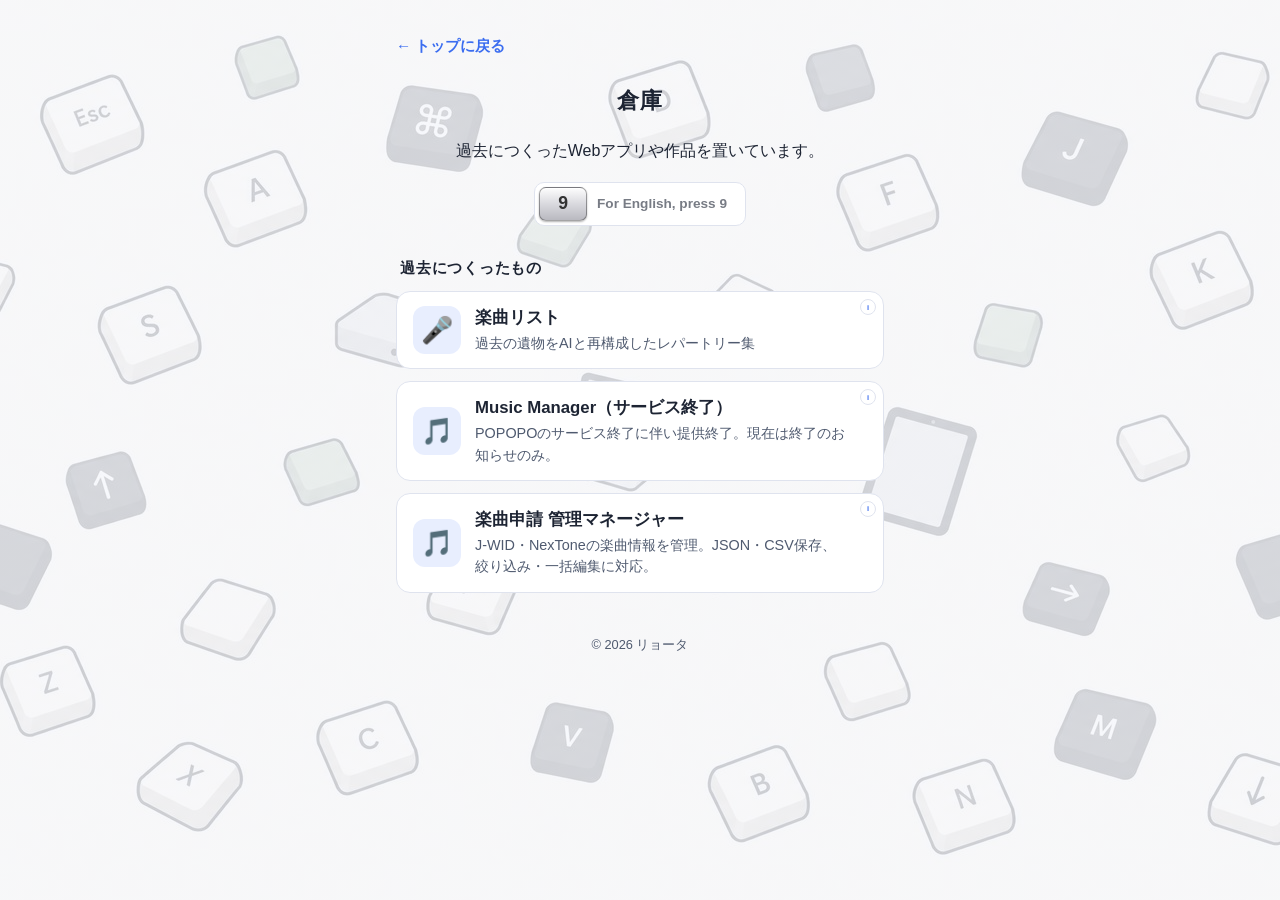
<file: archive.html>
<!doctype html>
<html lang="ja">
<head>
<!-- Google tag (gtag.js) -->
<script async src="https://www.googletagmanager.com/gtag/js?id=G-D9XP0KB2R5"></script>
<script>
  window.dataLayer = window.dataLayer || [];
  function gtag(){dataLayer.push(arguments);}
  gtag('js', new Date());
  gtag('config', 'G-D9XP0KB2R5');
</script>

<meta charset="utf-8">
<meta name="viewport" content="width=device-width, initial-scale=1">
<title>倉庫 | リョータ</title>
<meta name="description" content="過去につくったWebアプリや作品を置いている、リョータの倉庫です。">
<meta name="theme-color" content="#f6f7fb">
<link rel="icon" type="image/png" href="favicon-round.png">
<link rel="apple-touch-icon" href="favicon-final.png">
<link rel="stylesheet" href="style.css?v=7">
<script src="link-info.js" defer></script>
<script src="lang-key.js?v=2" defer></script>
<script src="konami.js?v=8" defer></script>
<script src="link-tease.js?v=2" defer></script>
<script src="age-modal.js" defer></script>
</head>
<body class="subpage">
<main>
  <nav class="back-nav">
    <a href="index.html" title="リョータのポートフォリオトップへ戻ります。">← トップに戻る</a>
  </nav>

  <header>
    <h1>倉庫</h1>
    <p class="desc">過去につくったWebアプリや作品を置いています。</p>
    <p class="lang-switch"><a class="lang-key" href="en/archive.html" hreflang="en" lang="en"><span class="lang-key__num">9</span><span>For English, press 9</span></a></p>
  </header>

  <section class="group">
    <h2>過去につくったもの</h2>
    <ul class="links">
      <li>
        <a href="https://ryotakaraok.web.app/" title="過去につくったカラオケのレパートリー集を開きます。" target="_blank" rel="noopener">
          <span class="link-icon emoji-icon" aria-hidden="true">🎤</span>
          <div class="link-content">
            <span class="link-title">楽曲リスト</span>
            <small>過去の遺物をAIと再構成したレパートリー集</small>
          </div>
        </a>
      </li>
      <li>
        <a href="https://music-manager.ryota-softwares.workers.dev/" title="提供終了のお知らせが表示されるページです。" target="_blank" rel="noopener">
          <span class="link-icon emoji-icon" aria-hidden="true">🎵</span>
          <div class="link-content">
            <span class="link-title">Music Manager（サービス終了）</span>
            <small>POPOPOのサービス終了に伴い提供終了。現在は終了のお知らせのみ。</small>
          </div>
        </a>
      </li>
      <li>
        <a href="https://re-music-manager.ryota-softwares.workers.dev/" title="J-WID・NexToneの楽曲情報を管理し、JSON・CSV保存や絞り込み・一括編集ができるツールです。" target="_blank" rel="noopener">
          <span class="link-icon emoji-icon" aria-hidden="true">🎵</span>
          <div class="link-content">
            <span class="link-title">楽曲申請 管理マネージャー</span>
            <small>J-WID・NexToneの楽曲情報を管理。JSON・CSV保存、絞り込み・一括編集に対応。</small>
          </div>
        </a>
      </li>
    </ul>
  </section>

  <footer>© 2026 リョータ</footer>
</main>
</body>
</html>
</file>
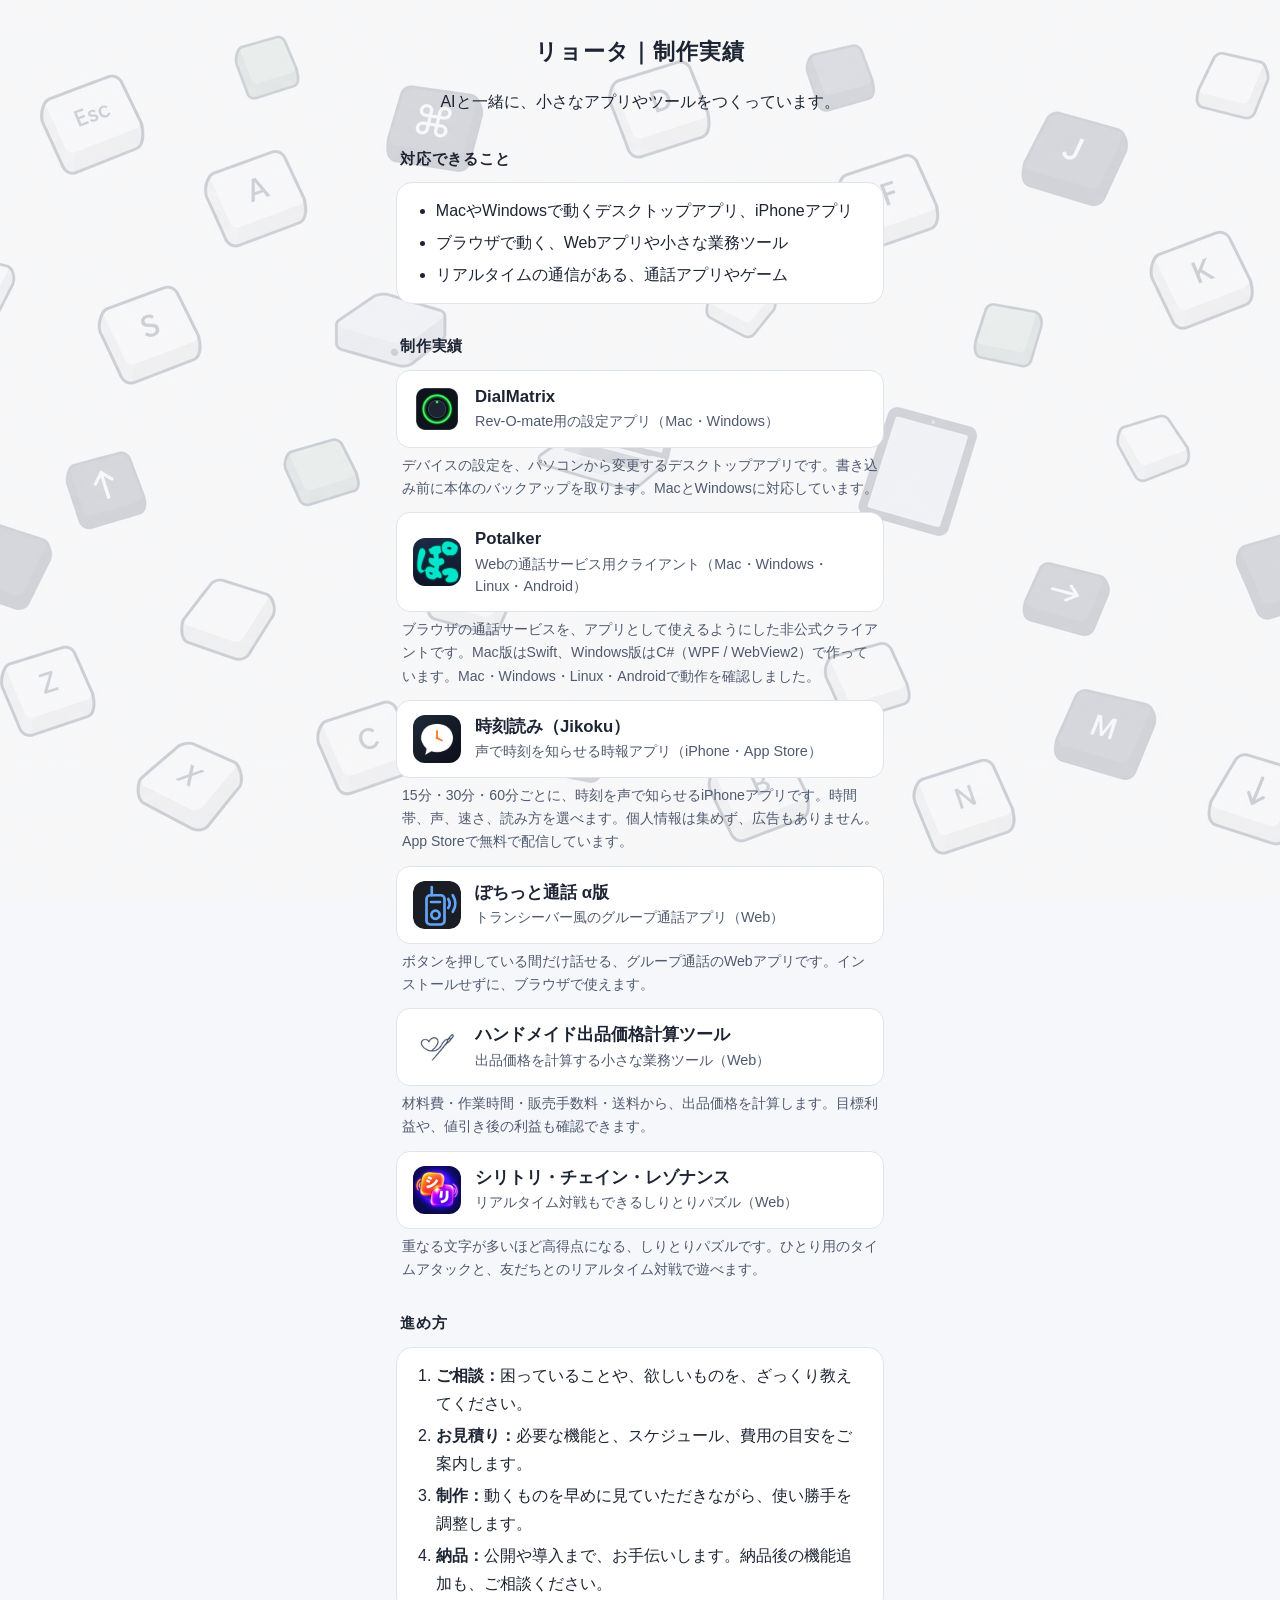
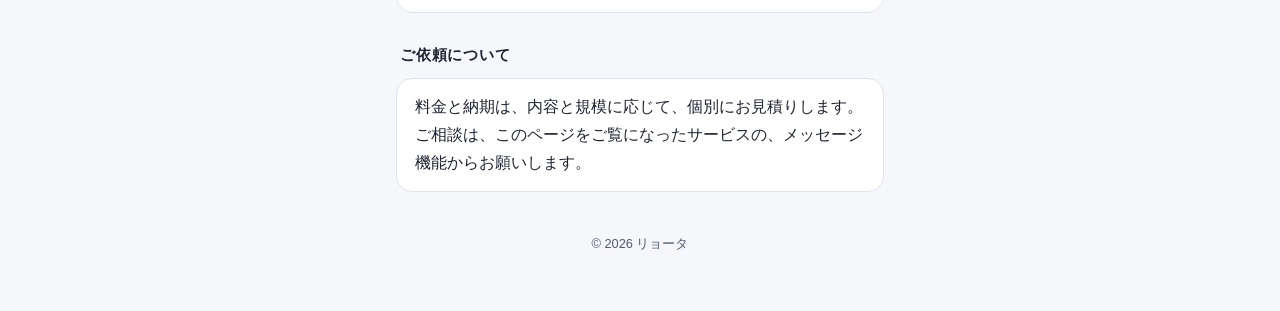
<file: portfolio.html>
<!doctype html>
<html lang="ja">
<head>
<!-- Google tag (gtag.js) -->
<script async src="https://www.googletagmanager.com/gtag/js?id=G-D9XP0KB2R5"></script>
<script>
  window.dataLayer = window.dataLayer || [];
  function gtag(){dataLayer.push(arguments);}
  gtag('js', new Date());
  gtag('config', 'G-D9XP0KB2R5');
</script>

<meta charset="utf-8">
<meta name="viewport" content="width=device-width, initial-scale=1">
<title>リョータ｜制作実績</title>
<meta name="description" content="AIと一緒に、小さなアプリやツールをつくっています。デスクトップアプリ、Webアプリ、業務ツールの制作実績です。">
<meta property="og:title" content="リョータ｜制作実績">
<meta property="og:description" content="AIと一緒に、小さなアプリやツールをつくっています。デスクトップアプリ、Webアプリ、業務ツールの制作実績です。">
<link rel="canonical" href="https://ryota.app/portfolio.html">
<meta name="theme-color" content="#f6f7fb">
<link rel="icon" type="image/png" href="favicon-round.png">
<link rel="apple-touch-icon" href="favicon-final.png">
<link rel="stylesheet" href="style.css?v=8">
<script src="link-info.js" defer></script>
<script src="link-tease.js?v=2" defer></script>
</head>
<body class="subpage">
<main>
  <header>
    <h1>リョータ｜制作実績</h1>
    <p class="desc">AIと一緒に、小さなアプリやツールをつくっています。</p>
  </header>

  <section class="group">
    <h2>対応できること</h2>
    <div class="work-card">
      <ul>
        <li>MacやWindowsで動くデスクトップアプリ、iPhoneアプリ</li>
        <li>ブラウザで動く、Webアプリや小さな業務ツール</li>
        <li>リアルタイムの通信がある、通話アプリやゲーム</li>
      </ul>
    </div>
  </section>

  <section class="group">
    <h2>制作実績</h2>
    <ul class="links">
      <li>
        <a href="https://github.com/riryo3/DialMatrix/releases/latest" target="_blank" rel="noopener">
          <img class="link-icon" src="dialmatrix.png" alt="DialMatrix">
          <div class="link-content">
            <span class="link-title">DialMatrix</span>
            <small>Rev-O-mate用の設定アプリ（Mac・Windows）</small>
          </div>
        </a>
        <p class="work-note">デバイスの設定を、パソコンから変更するデスクトップアプリです。書き込み前に本体のバックアップを取ります。MacとWindowsに対応しています。</p>
      </li>
      <li>
        <a href="https://github.com/riryo3/potalk" target="_blank" rel="noopener">
          <img class="link-icon" src="potalker.png" alt="Potalker">
          <div class="link-content">
            <span class="link-title">Potalker</span>
            <small>Webの通話サービス用クライアント（Mac・Windows・Linux・Android）</small>
          </div>
        </a>
        <p class="work-note">ブラウザの通話サービスを、アプリとして使えるようにした非公式クライアントです。Mac版はSwift、Windows版はC#（WPF / WebView2）で作っています。Mac・Windows・Linux・Androidで動作を確認しました。</p>
      </li>
      <li>
        <a href="https://apps.apple.com/jp/app/id6830853470" target="_blank" rel="noopener">
          <img class="link-icon" src="jikoku.jpg" alt="時刻読み">
          <div class="link-content">
            <span class="link-title">時刻読み（Jikoku）</span>
            <small>声で時刻を知らせる時報アプリ（iPhone・App Store）</small>
          </div>
        </a>
        <p class="work-note">15分・30分・60分ごとに、時刻を声で知らせるiPhoneアプリです。時間帯、声、速さ、読み方を選べます。個人情報は集めず、広告もありません。App Storeで無料で配信しています。</p>
      </li>
      <li>
        <a href="https://pochittalk.ryota.app/" target="_blank" rel="noopener">
          <img class="link-icon" src="pochitto.svg" alt="ぽちっと通話 α版">
          <div class="link-content">
            <span class="link-title">ぽちっと通話 α版</span>
            <small>トランシーバー風のグループ通話アプリ（Web）</small>
          </div>
        </a>
        <p class="work-note">ボタンを押している間だけ話せる、グループ通話のWebアプリです。インストールせずに、ブラウザで使えます。</p>
      </li>
      <li>
        <a href="https://sewing-cost.ryota.app/" target="_blank" rel="noopener">
          <img class="link-icon invert-dark" src="sewing.png" alt="ハンドメイド出品価格計算ツール">
          <div class="link-content">
            <span class="link-title">ハンドメイド出品価格計算ツール</span>
            <small>出品価格を計算する小さな業務ツール（Web）</small>
          </div>
        </a>
        <p class="work-note">材料費・作業時間・販売手数料・送料から、出品価格を計算します。目標利益や、値引き後の利益も確認できます。</p>
      </li>
      <li>
        <a href="https://shiritori-chain-resonance.web.app/" target="_blank" rel="noopener">
          <img class="link-icon" src="shiritori.jpg" alt="シリトリ・チェイン・レゾナンス">
          <div class="link-content">
            <span class="link-title">シリトリ・チェイン・レゾナンス</span>
            <small>リアルタイム対戦もできるしりとりパズル（Web）</small>
          </div>
        </a>
        <p class="work-note">重なる文字が多いほど高得点になる、しりとりパズルです。ひとり用のタイムアタックと、友だちとのリアルタイム対戦で遊べます。</p>
      </li>
    </ul>
  </section>

  <section class="group">
    <h2>進め方</h2>
    <div class="work-card">
      <ol>
        <li><strong>ご相談：</strong>困っていることや、欲しいものを、ざっくり教えてください。</li>
        <li><strong>お見積り：</strong>必要な機能と、スケジュール、費用の目安をご案内します。</li>
        <li><strong>制作：</strong>動くものを早めに見ていただきながら、使い勝手を調整します。</li>
        <li><strong>納品：</strong>公開や導入まで、お手伝いします。納品後の機能追加も、ご相談ください。</li>
      </ol>
    </div>
  </section>

  <section class="group">
    <h2>ご依頼について</h2>
    <div class="work-card">
      <p>料金と納期は、内容と規模に応じて、個別にお見積りします。ご相談は、このページをご覧になったサービスの、メッセージ機能からお願いします。</p>
    </div>
  </section>

  <footer>© 2026 リョータ</footer>
</main>
</body>
</html>
</file>
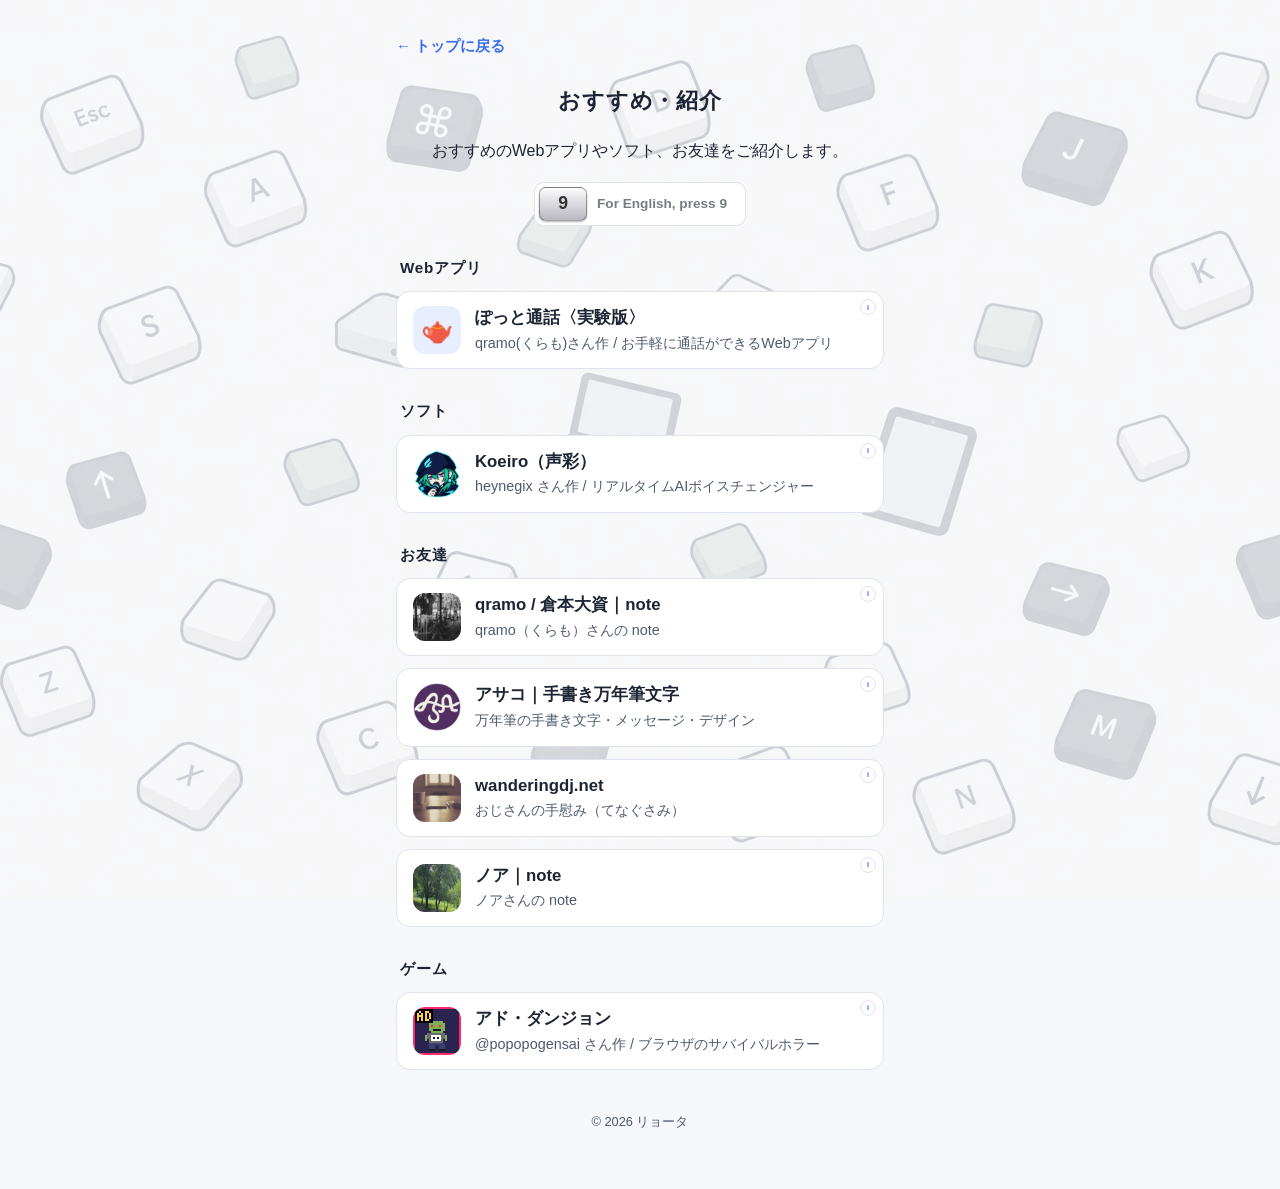
<file: recommend.html>
<!doctype html>
<html lang="ja">
<head>
<!-- Google tag (gtag.js) -->
<script async src="https://www.googletagmanager.com/gtag/js?id=G-D9XP0KB2R5"></script>
<script>
  window.dataLayer = window.dataLayer || [];
  function gtag(){dataLayer.push(arguments);}
  gtag('js', new Date());
  gtag('config', 'G-D9XP0KB2R5');
</script>

<meta charset="utf-8">
<meta name="viewport" content="width=device-width, initial-scale=1">
<title>おすすめ・紹介 | リョータ</title>
<meta name="description" content="リョータのおすすめ・お友達の紹介ページです。">
<meta name="theme-color" content="#f6f7fb">
<link rel="icon" type="image/png" href="favicon-round.png">
<link rel="apple-touch-icon" href="favicon-final.png">
<link rel="stylesheet" href="style.css?v=7">
<script src="link-info.js" defer></script>
<script src="lang-key.js?v=2" defer></script>
<script src="konami.js?v=8" defer></script>
<script src="link-tease.js?v=2" defer></script>
<script src="age-modal.js" defer></script>
</head>
<body class="subpage">
<main>
  <nav class="back-nav">
    <a href="index.html" title="リョータのポートフォリオトップへ戻ります。">← トップに戻る</a>
  </nav>

  <header>
    <h1>おすすめ・紹介</h1>
    <p class="desc">おすすめのWebアプリやソフト、お友達をご紹介します。</p>
    <p class="lang-switch"><a class="lang-key" href="en/recommend.html" hreflang="en" lang="en"><span class="lang-key__num">9</span><span>For English, press 9</span></a></p>
  </header>

  <section class="group">
    <h2>Webアプリ</h2>
    <ul class="links">
      <li>
        <a href="https://potalk.app/" title="qramo(くらも)さん作の、手軽に通話できる実験版Webアプリです。" target="_blank" rel="noopener">
          <span class="link-icon emoji-icon">🫖</span>
          <div class="link-content">
            <span class="link-title">ぽっと通話〈実験版〉</span>
            <small>qramo(くらも)さん作 / お手軽に通話ができるWebアプリ</small>
          </div>
        </a>
      </li>
    </ul>
  </section>

  <section class="group">
    <h2>ソフト</h2>
    <ul class="links">
      <li>
        <a href="https://github.com/heynegix/koeiro" title="heynegixさん作の、リアルタイムAIボイスチェンジャーです（MITライセンス）。リョータの非公式Mac版は、これをもとにしています。" target="_blank" rel="noopener">
          <img class="link-icon" src="koeiro.png" alt="Koeiro">
          <div class="link-content">
            <span class="link-title">Koeiro（声彩）</span>
            <small>heynegix さん作 / リアルタイムAIボイスチェンジャー</small>
          </div>
        </a>
      </li>
    </ul>
  </section>

  <section class="group">
    <h2>お友達</h2>
    <ul class="links">
      <li>
        <a href="https://note.com/qramo" title="qramo（くらも・倉本大資）さんの note です。" target="_blank" rel="noopener">
          <img class="link-icon" src="qramo.jpg" alt="qramo">
          <div class="link-content">
            <span class="link-title">qramo / 倉本大資｜note</span>
            <small>qramo（くらも）さんの note</small>
          </div>
        </a>
      </li>
      <li>
        <a href="https://a5aa5a.com/" title="万年筆の手書き文字・メッセージ・デザインを紹介するサイトです。" target="_blank" rel="noopener">
          <img class="link-icon" src="asako.png" alt="アサコ">
          <div class="link-content">
            <span class="link-title">アサコ｜手書き万年筆文字</span>
            <small>万年筆の手書き文字・メッセージ・デザイン</small>
          </div>
        </a>
      </li>
      <li>
        <a href="https://wanderingdj.net/" title="にしざわひろしさんの個人サイト「おじさんの手慰み（てなぐさみ）」です。" target="_blank" rel="noopener">
          <img class="link-icon" src="wanderingdj.jpg" alt="wanderingdj.net">
          <div class="link-content">
            <span class="link-title">wanderingdj.net</span>
            <small>おじさんの手慰み（てなぐさみ）</small>
          </div>
        </a>
      </li>
      <li>
        <a href="https://note.com/deep_hyena5585" title="ノアさんの note です。" target="_blank" rel="noopener">
          <img class="link-icon" src="noa.jpg" alt="ノア">
          <div class="link-content">
            <span class="link-title">ノア｜note</span>
            <small>ノアさんの note</small>
          </div>
        </a>
      </li>
    </ul>
  </section>

  <section class="group">
    <h2>ゲーム</h2>
    <ul class="links">
      <li>
        <a href="https://ad-dungeon.toubunken.workers.dev/" title="@popopogensai さん作の、広告の迷路をぬけるブラウザのサバイバルホラーです。無料で、スマホ・PC・コントローラーに対応しています。" target="_blank" rel="noopener">
          <img class="link-icon" src="ad-dungeon.svg" alt="アド・ダンジョン">
          <div class="link-content">
            <span class="link-title">アド・ダンジョン</span>
            <small>@popopogensai さん作 / ブラウザのサバイバルホラー</small>
          </div>
        </a>
      </li>
    </ul>
  </section>

  <footer>© 2026 リョータ</footer>
</main>
</body>
</html>
</file>
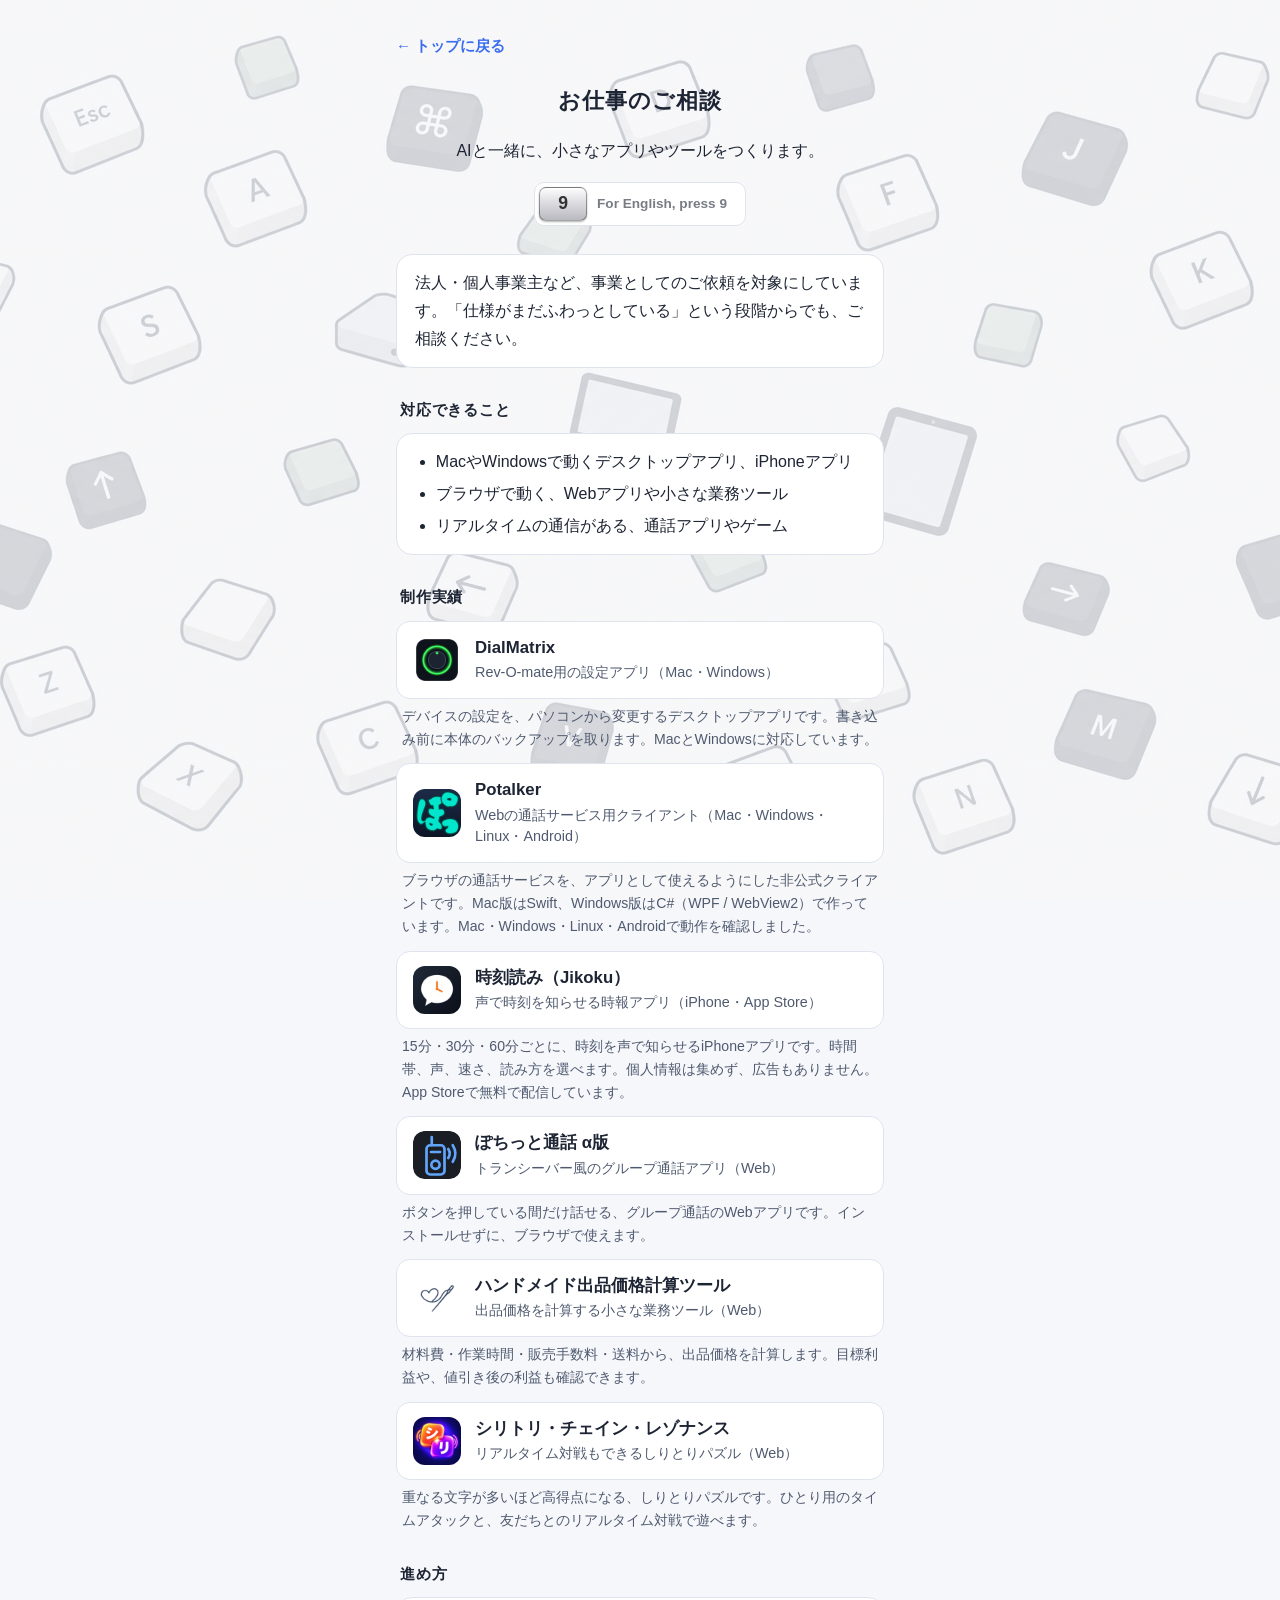
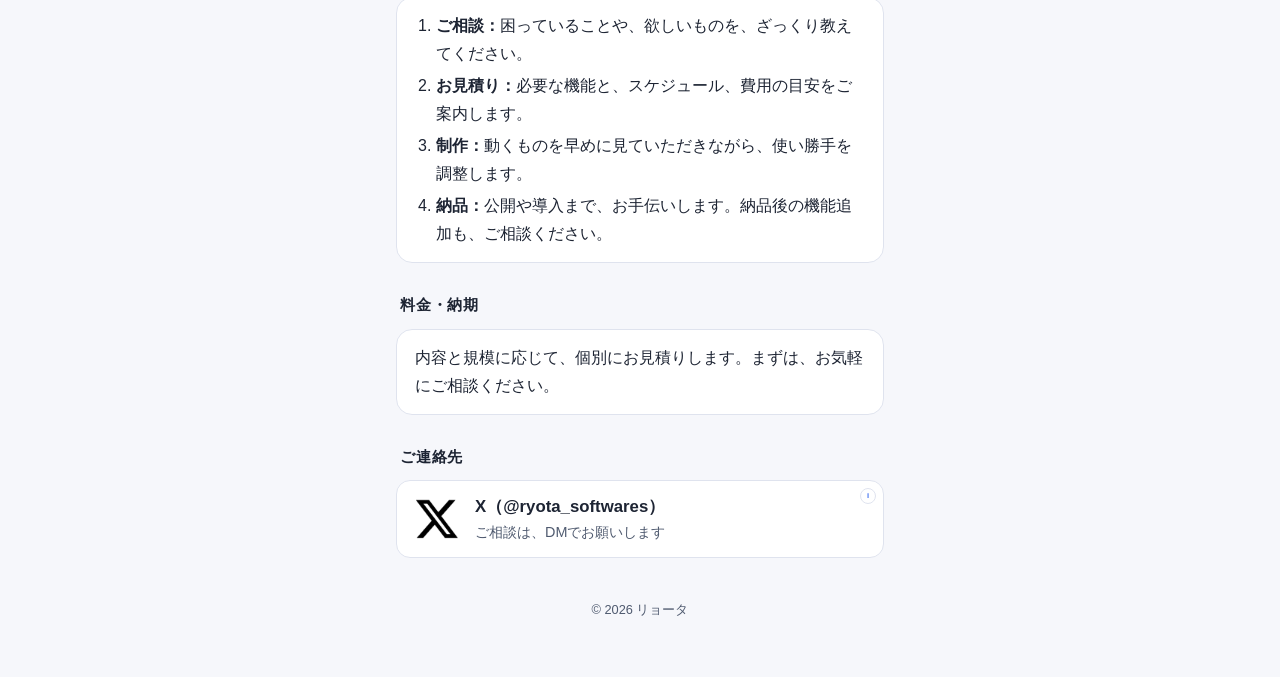
<file: work.html>
<!doctype html>
<html lang="ja">
<head>
<!-- Google tag (gtag.js) -->
<script async src="https://www.googletagmanager.com/gtag/js?id=G-D9XP0KB2R5"></script>
<script>
  window.dataLayer = window.dataLayer || [];
  function gtag(){dataLayer.push(arguments);}
  gtag('js', new Date());
  gtag('config', 'G-D9XP0KB2R5');
</script>

<meta charset="utf-8">
<meta name="viewport" content="width=device-width, initial-scale=1">
<title>お仕事のご相談 | リョータ</title>
<meta name="description" content="AIと一緒に、小さなアプリやツールをつくります。デスクトップアプリ、Webアプリ、業務ツールのご相談を承ります。">
<meta property="og:title" content="お仕事のご相談 | リョータ">
<meta property="og:description" content="AIと一緒に、小さなアプリやツールをつくります。デスクトップアプリ、Webアプリ、業務ツールのご相談を承ります。">
<link rel="canonical" href="https://ryota.app/work.html">
<link rel="alternate" hreflang="ja" href="https://ryota.app/work.html">
<link rel="alternate" hreflang="en" href="https://ryota.app/en/work.html">
<meta name="theme-color" content="#f6f7fb">
<link rel="icon" type="image/png" href="favicon-round.png">
<link rel="apple-touch-icon" href="favicon-final.png">
<link rel="stylesheet" href="style.css?v=8">
<script src="link-info.js" defer></script>
<script src="lang-key.js?v=2" defer></script>
<script src="konami.js?v=8" defer></script>
<script src="link-tease.js?v=2" defer></script>
<script src="age-modal.js" defer></script>
</head>
<body class="subpage">
<main>
  <nav class="back-nav">
    <a href="index.html" title="リョータのポートフォリオトップへ戻ります。">← トップに戻る</a>
  </nav>

  <header>
    <h1>お仕事のご相談</h1>
    <p class="desc">AIと一緒に、小さなアプリやツールをつくります。</p>
    <p class="lang-switch"><a class="lang-key" href="en/work.html" hreflang="en" lang="en"><span class="lang-key__num">9</span><span>For English, press 9</span></a></p>
  </header>

  <section class="group">
    <div class="work-card">
      <p>法人・個人事業主など、事業としてのご依頼を対象にしています。「仕様がまだふわっとしている」という段階からでも、ご相談ください。</p>
    </div>
  </section>

  <section class="group">
    <h2>対応できること</h2>
    <div class="work-card">
      <ul>
        <li>MacやWindowsで動くデスクトップアプリ、iPhoneアプリ</li>
        <li>ブラウザで動く、Webアプリや小さな業務ツール</li>
        <li>リアルタイムの通信がある、通話アプリやゲーム</li>
      </ul>
    </div>
  </section>

  <section class="group">
    <h2>制作実績</h2>
    <ul class="links">
      <li>
        <a href="https://github.com/riryo3/DialMatrix/releases/latest" target="_blank" rel="noopener">
          <img class="link-icon" src="dialmatrix.png" alt="DialMatrix">
          <div class="link-content">
            <span class="link-title">DialMatrix</span>
            <small>Rev-O-mate用の設定アプリ（Mac・Windows）</small>
          </div>
        </a>
        <p class="work-note">デバイスの設定を、パソコンから変更するデスクトップアプリです。書き込み前に本体のバックアップを取ります。MacとWindowsに対応しています。</p>
      </li>
      <li>
        <a href="https://github.com/riryo3/potalk" target="_blank" rel="noopener">
          <img class="link-icon" src="potalker.png" alt="Potalker">
          <div class="link-content">
            <span class="link-title">Potalker</span>
            <small>Webの通話サービス用クライアント（Mac・Windows・Linux・Android）</small>
          </div>
        </a>
        <p class="work-note">ブラウザの通話サービスを、アプリとして使えるようにした非公式クライアントです。Mac版はSwift、Windows版はC#（WPF / WebView2）で作っています。Mac・Windows・Linux・Androidで動作を確認しました。</p>
      </li>
      <li>
        <a href="https://apps.apple.com/jp/app/id6830853470" target="_blank" rel="noopener">
          <img class="link-icon" src="jikoku.jpg" alt="時刻読み">
          <div class="link-content">
            <span class="link-title">時刻読み（Jikoku）</span>
            <small>声で時刻を知らせる時報アプリ（iPhone・App Store）</small>
          </div>
        </a>
        <p class="work-note">15分・30分・60分ごとに、時刻を声で知らせるiPhoneアプリです。時間帯、声、速さ、読み方を選べます。個人情報は集めず、広告もありません。App Storeで無料で配信しています。</p>
      </li>
      <li>
        <a href="https://pochittalk.ryota.app/" target="_blank" rel="noopener">
          <img class="link-icon" src="pochitto.svg" alt="ぽちっと通話 α版">
          <div class="link-content">
            <span class="link-title">ぽちっと通話 α版</span>
            <small>トランシーバー風のグループ通話アプリ（Web）</small>
          </div>
        </a>
        <p class="work-note">ボタンを押している間だけ話せる、グループ通話のWebアプリです。インストールせずに、ブラウザで使えます。</p>
      </li>
      <li>
        <a href="https://sewing-cost.ryota.app/" target="_blank" rel="noopener">
          <img class="link-icon invert-dark" src="sewing.png" alt="ハンドメイド出品価格計算ツール">
          <div class="link-content">
            <span class="link-title">ハンドメイド出品価格計算ツール</span>
            <small>出品価格を計算する小さな業務ツール（Web）</small>
          </div>
        </a>
        <p class="work-note">材料費・作業時間・販売手数料・送料から、出品価格を計算します。目標利益や、値引き後の利益も確認できます。</p>
      </li>
      <li>
        <a href="https://shiritori-chain-resonance.web.app/" target="_blank" rel="noopener">
          <img class="link-icon" src="shiritori.jpg" alt="シリトリ・チェイン・レゾナンス">
          <div class="link-content">
            <span class="link-title">シリトリ・チェイン・レゾナンス</span>
            <small>リアルタイム対戦もできるしりとりパズル（Web）</small>
          </div>
        </a>
        <p class="work-note">重なる文字が多いほど高得点になる、しりとりパズルです。ひとり用のタイムアタックと、友だちとのリアルタイム対戦で遊べます。</p>
      </li>
    </ul>
  </section>

  <section class="group">
    <h2>進め方</h2>
    <div class="work-card">
      <ol>
        <li><strong>ご相談：</strong>困っていることや、欲しいものを、ざっくり教えてください。</li>
        <li><strong>お見積り：</strong>必要な機能と、スケジュール、費用の目安をご案内します。</li>
        <li><strong>制作：</strong>動くものを早めに見ていただきながら、使い勝手を調整します。</li>
        <li><strong>納品：</strong>公開や導入まで、お手伝いします。納品後の機能追加も、ご相談ください。</li>
      </ol>
    </div>
  </section>

  <section class="group">
    <h2>料金・納期</h2>
    <div class="work-card">
      <p>内容と規模に応じて、個別にお見積りします。まずは、お気軽にご相談ください。</p>
    </div>
  </section>

  <section class="group">
    <h2>ご連絡先</h2>
    <ul class="links">
      <li>
        <a href="https://x.com/ryota_softwares" title="Xのプロフィールを開きます。ご相談は、DMでお願いします。" target="_blank" rel="noopener">
          <img class="link-icon invert-dark" src="x.png" alt="">
          <div class="link-content">
            <span class="link-title">X（@ryota_softwares）</span>
            <small>ご相談は、DMでお願いします</small>
          </div>
        </a>
      </li>
    </ul>
  </section>

  <footer>© 2026 リョータ</footer>
</main>
</body>
</html>
</file>
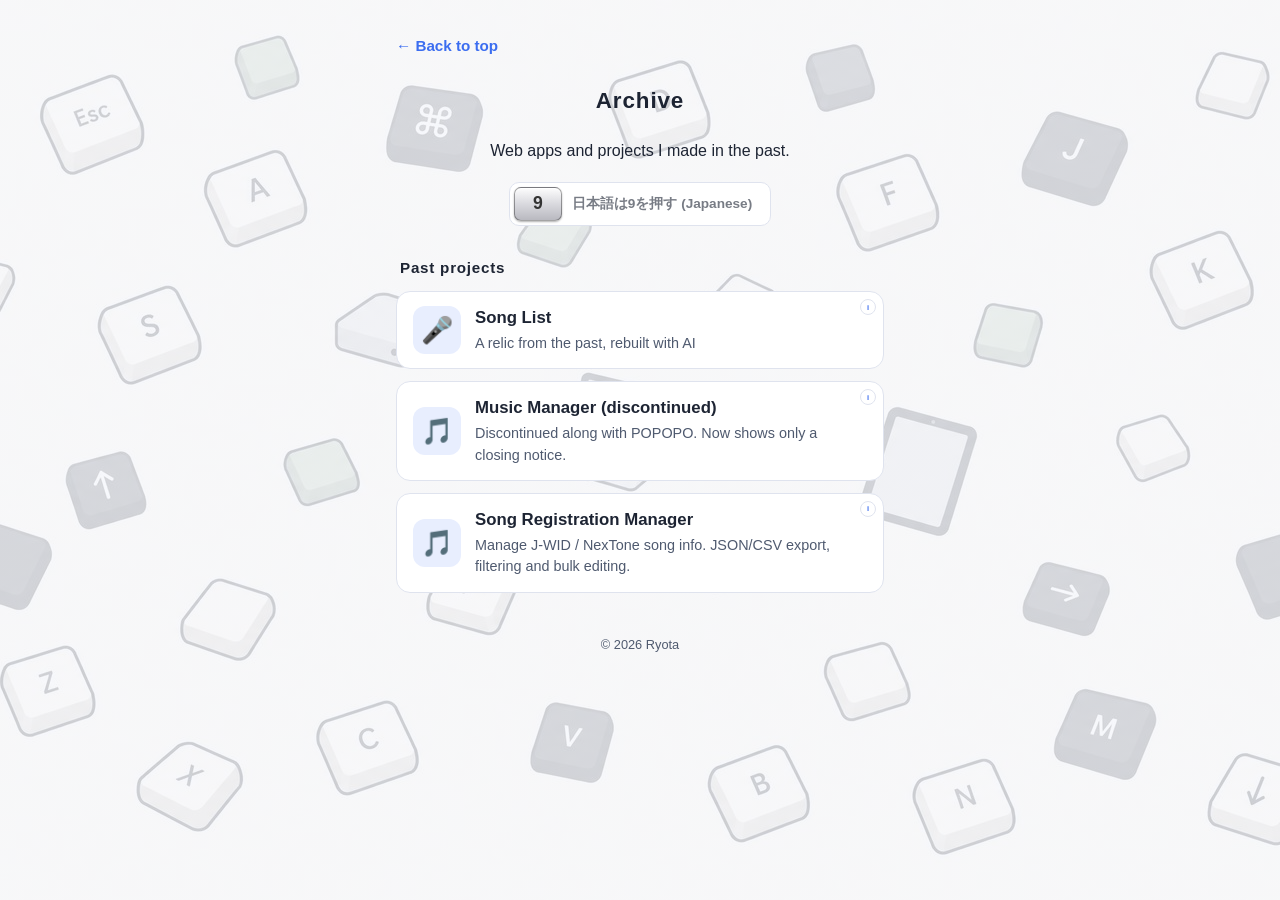
<file: en/archive.html>
<!doctype html>
<html lang="en">
<head>
<!-- Google tag (gtag.js) -->
<script async src="https://www.googletagmanager.com/gtag/js?id=G-D9XP0KB2R5"></script>
<script>
  window.dataLayer = window.dataLayer || [];
  function gtag(){dataLayer.push(arguments);}
  gtag('js', new Date());
  gtag('config', 'G-D9XP0KB2R5');
</script>

<meta charset="utf-8">
<meta name="viewport" content="width=device-width, initial-scale=1">
<title>Archive | Ryota</title>
<meta name="description" content="Ryota's archive of past web apps and projects.">
<meta name="theme-color" content="#f6f7fb">
<link rel="icon" type="image/png" href="../favicon-round.png">
<link rel="apple-touch-icon" href="../favicon-final.png">
<link rel="stylesheet" href="../style.css?v=7">
<script src="../link-info.js" defer></script>
<script src="../lang-key.js?v=2" defer></script>
<script src="../konami.js?v=8" defer></script>
<script src="../link-tease.js?v=2" defer></script>
<script src="../age-modal.js" defer></script>
</head>
<body class="subpage">
<main>
  <nav class="back-nav">
    <a href="index.html" title="Back to Ryota's portfolio home.">← Back to top</a>
  </nav>

  <header>
    <h1>Archive</h1>
    <p class="desc">Web apps and projects I made in the past.</p>
    <p class="lang-switch"><a class="lang-key" href="../archive.html" hreflang="ja" lang="ja"><span class="lang-key__num">9</span><span>日本語は9を押す (Japanese)</span></a></p>
  </header>

  <section class="group">
    <h2>Past projects</h2>
    <ul class="links">
      <li>
        <a href="https://ryotakaraok.web.app/" title="Opens the earlier karaoke repertoire list. (Japanese)" target="_blank" rel="noopener">
          <span class="link-icon emoji-icon" aria-hidden="true">🎤</span>
          <div class="link-content">
            <span class="link-title">Song List</span>
            <small>A relic from the past, rebuilt with AI</small>
          </div>
        </a>
      </li>
      <li>
        <a href="https://music-manager.ryota-softwares.workers.dev/" title="Shows a notice that the service has ended. (Japanese)" target="_blank" rel="noopener">
          <span class="link-icon emoji-icon" aria-hidden="true">🎵</span>
          <div class="link-content">
            <span class="link-title">Music Manager (discontinued)</span>
            <small>Discontinued along with POPOPO. Now shows only a closing notice.</small>
          </div>
        </a>
      </li>
      <li>
        <a href="https://re-music-manager.ryota-softwares.workers.dev/" title="A tool for managing J-WID and NexTone song information, with JSON/CSV export, filtering and bulk editing. (Japanese)" target="_blank" rel="noopener">
          <span class="link-icon emoji-icon" aria-hidden="true">🎵</span>
          <div class="link-content">
            <span class="link-title">Song Registration Manager</span>
            <small>Manage J-WID / NexTone song info. JSON/CSV export, filtering and bulk editing.</small>
          </div>
        </a>
      </li>
    </ul>
  </section>

  <footer>© 2026 Ryota</footer>
</main>
</body>
</html>
</file>
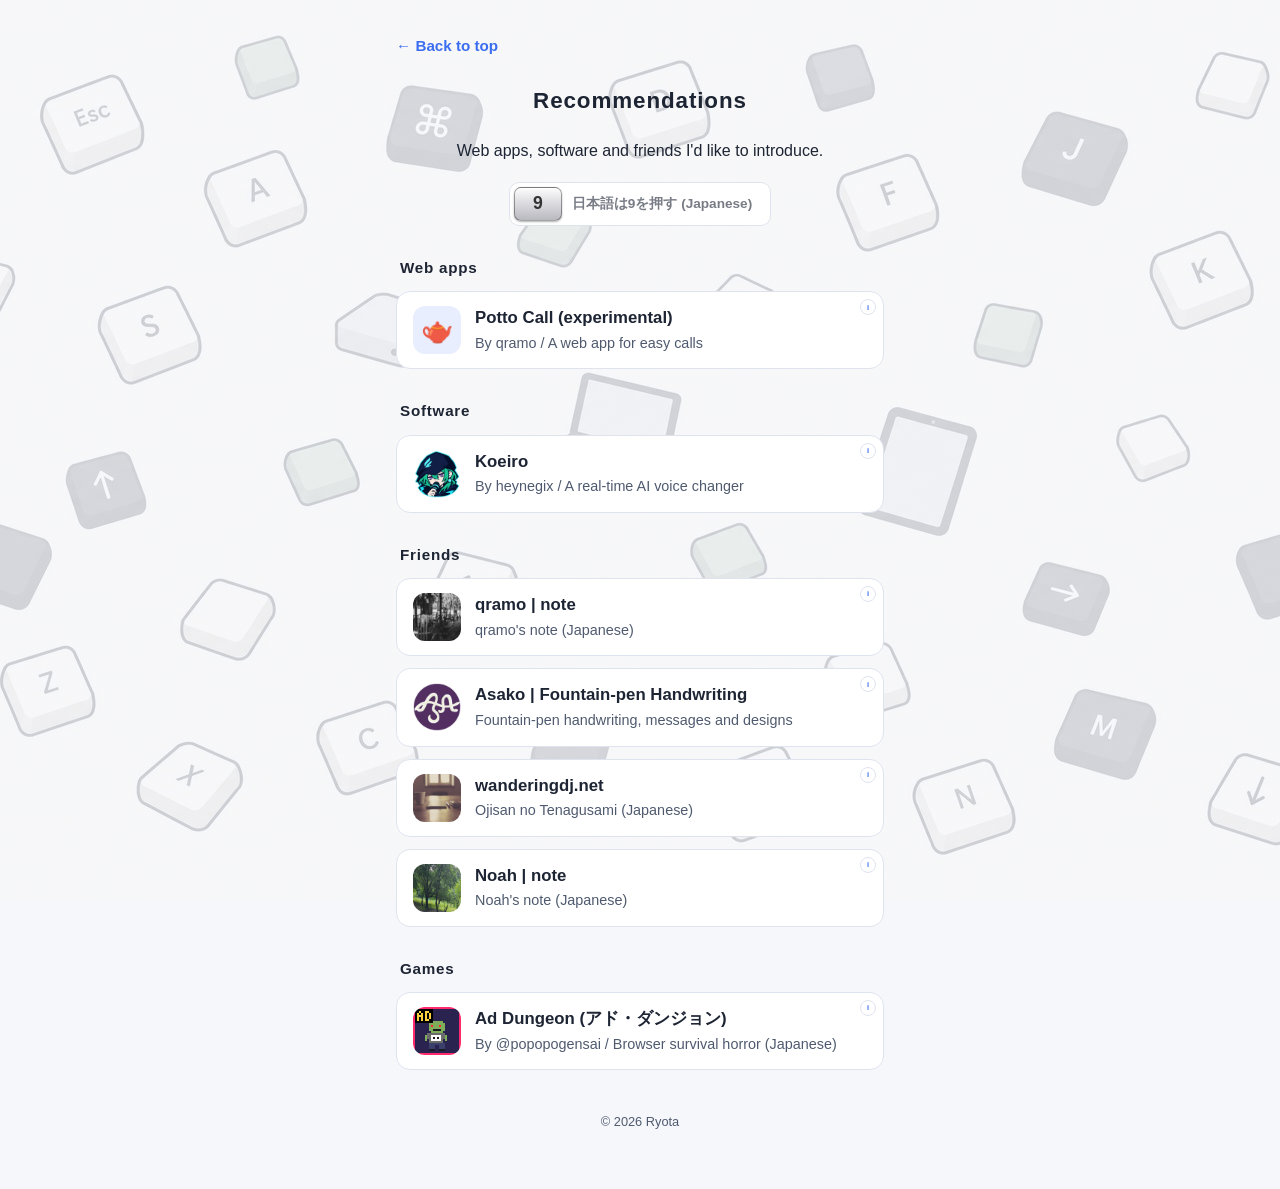
<file: en/recommend.html>
<!doctype html>
<html lang="en">
<head>
<!-- Google tag (gtag.js) -->
<script async src="https://www.googletagmanager.com/gtag/js?id=G-D9XP0KB2R5"></script>
<script>
  window.dataLayer = window.dataLayer || [];
  function gtag(){dataLayer.push(arguments);}
  gtag('js', new Date());
  gtag('config', 'G-D9XP0KB2R5');
</script>

<meta charset="utf-8">
<meta name="viewport" content="width=device-width, initial-scale=1">
<title>Recommendations | Ryota</title>
<meta name="description" content="Ryota's recommendations and friends' sites.">
<meta name="theme-color" content="#f6f7fb">
<link rel="icon" type="image/png" href="../favicon-round.png">
<link rel="apple-touch-icon" href="../favicon-final.png">
<link rel="stylesheet" href="../style.css?v=7">
<script src="../link-info.js" defer></script>
<script src="../lang-key.js?v=2" defer></script>
<script src="../konami.js?v=8" defer></script>
<script src="../link-tease.js?v=2" defer></script>
<script src="../age-modal.js" defer></script>
</head>
<body class="subpage">
<main>
  <nav class="back-nav">
    <a href="index.html" title="Back to Ryota's portfolio home.">← Back to top</a>
  </nav>

  <header>
    <h1>Recommendations</h1>
    <p class="desc">Web apps, software and friends I'd like to introduce.</p>
    <p class="lang-switch"><a class="lang-key" href="../recommend.html" hreflang="ja" lang="ja"><span class="lang-key__num">9</span><span>日本語は9を押す (Japanese)</span></a></p>
  </header>

  <section class="group">
    <h2>Web apps</h2>
    <ul class="links">
      <li>
        <a href="https://potalk.app/" title="An experimental web app by qramo for making calls easily. (Japanese)" target="_blank" rel="noopener">
          <span class="link-icon emoji-icon">🫖</span>
          <div class="link-content">
            <span class="link-title">Potto Call (experimental)</span>
            <small>By qramo / A web app for easy calls</small>
          </div>
        </a>
      </li>
    </ul>
  </section>

  <section class="group">
    <h2>Software</h2>
    <ul class="links">
      <li>
        <a href="https://github.com/heynegix/koeiro" title="A real-time AI voice changer by heynegix (MIT License). My unofficial Mac port is based on it." target="_blank" rel="noopener">
          <img class="link-icon" src="../koeiro.png" alt="Koeiro">
          <div class="link-content">
            <span class="link-title">Koeiro</span>
            <small>By heynegix / A real-time AI voice changer</small>
          </div>
        </a>
      </li>
    </ul>
  </section>

  <section class="group">
    <h2>Friends</h2>
    <ul class="links">
      <li>
        <a href="https://note.com/qramo" title="qramo (Kuramoto Daishi)'s note page. (Japanese)" target="_blank" rel="noopener">
          <img class="link-icon" src="../qramo.jpg" alt="qramo">
          <div class="link-content">
            <span class="link-title">qramo | note</span>
            <small>qramo's note (Japanese)</small>
          </div>
        </a>
      </li>
      <li>
        <a href="https://a5aa5a.com/" title="A site showcasing fountain-pen handwriting, messages and designs. (Japanese)" target="_blank" rel="noopener">
          <img class="link-icon" src="../asako.png" alt="Asako">
          <div class="link-content">
            <span class="link-title">Asako | Fountain-pen Handwriting</span>
            <small>Fountain-pen handwriting, messages and designs</small>
          </div>
        </a>
      </li>
      <li>
        <a href="https://wanderingdj.net/" title="Personal site of Hiroshi Nishizawa, titled &quot;Ojisan no Tenagusami&quot; (Japanese)." target="_blank" rel="noopener">
          <img class="link-icon" src="../wanderingdj.jpg" alt="wanderingdj.net">
          <div class="link-content">
            <span class="link-title">wanderingdj.net</span>
            <small>Ojisan no Tenagusami (Japanese)</small>
          </div>
        </a>
      </li>
      <li>
        <a href="https://note.com/deep_hyena5585" title="Noah's note page. (Japanese)" target="_blank" rel="noopener">
          <img class="link-icon" src="../noa.jpg" alt="Noah">
          <div class="link-content">
            <span class="link-title">Noah | note</span>
            <small>Noah's note (Japanese)</small>
          </div>
        </a>
      </li>
    </ul>
  </section>

  <section class="group">
    <h2>Games</h2>
    <ul class="links">
      <li>
        <a href="https://ad-dungeon.toubunken.workers.dev/" title="A browser survival-horror game by @popopogensai, about escaping a maze of ads. Free, and works on phones, PCs and game controllers. (Japanese)" target="_blank" rel="noopener">
          <img class="link-icon" src="../ad-dungeon.svg" alt="Ad Dungeon">
          <div class="link-content">
            <span class="link-title">Ad Dungeon (アド・ダンジョン)</span>
            <small>By @popopogensai / Browser survival horror (Japanese)</small>
          </div>
        </a>
      </li>
    </ul>
  </section>

  <footer>© 2026 Ryota</footer>
</main>
</body>
</html>
</file>
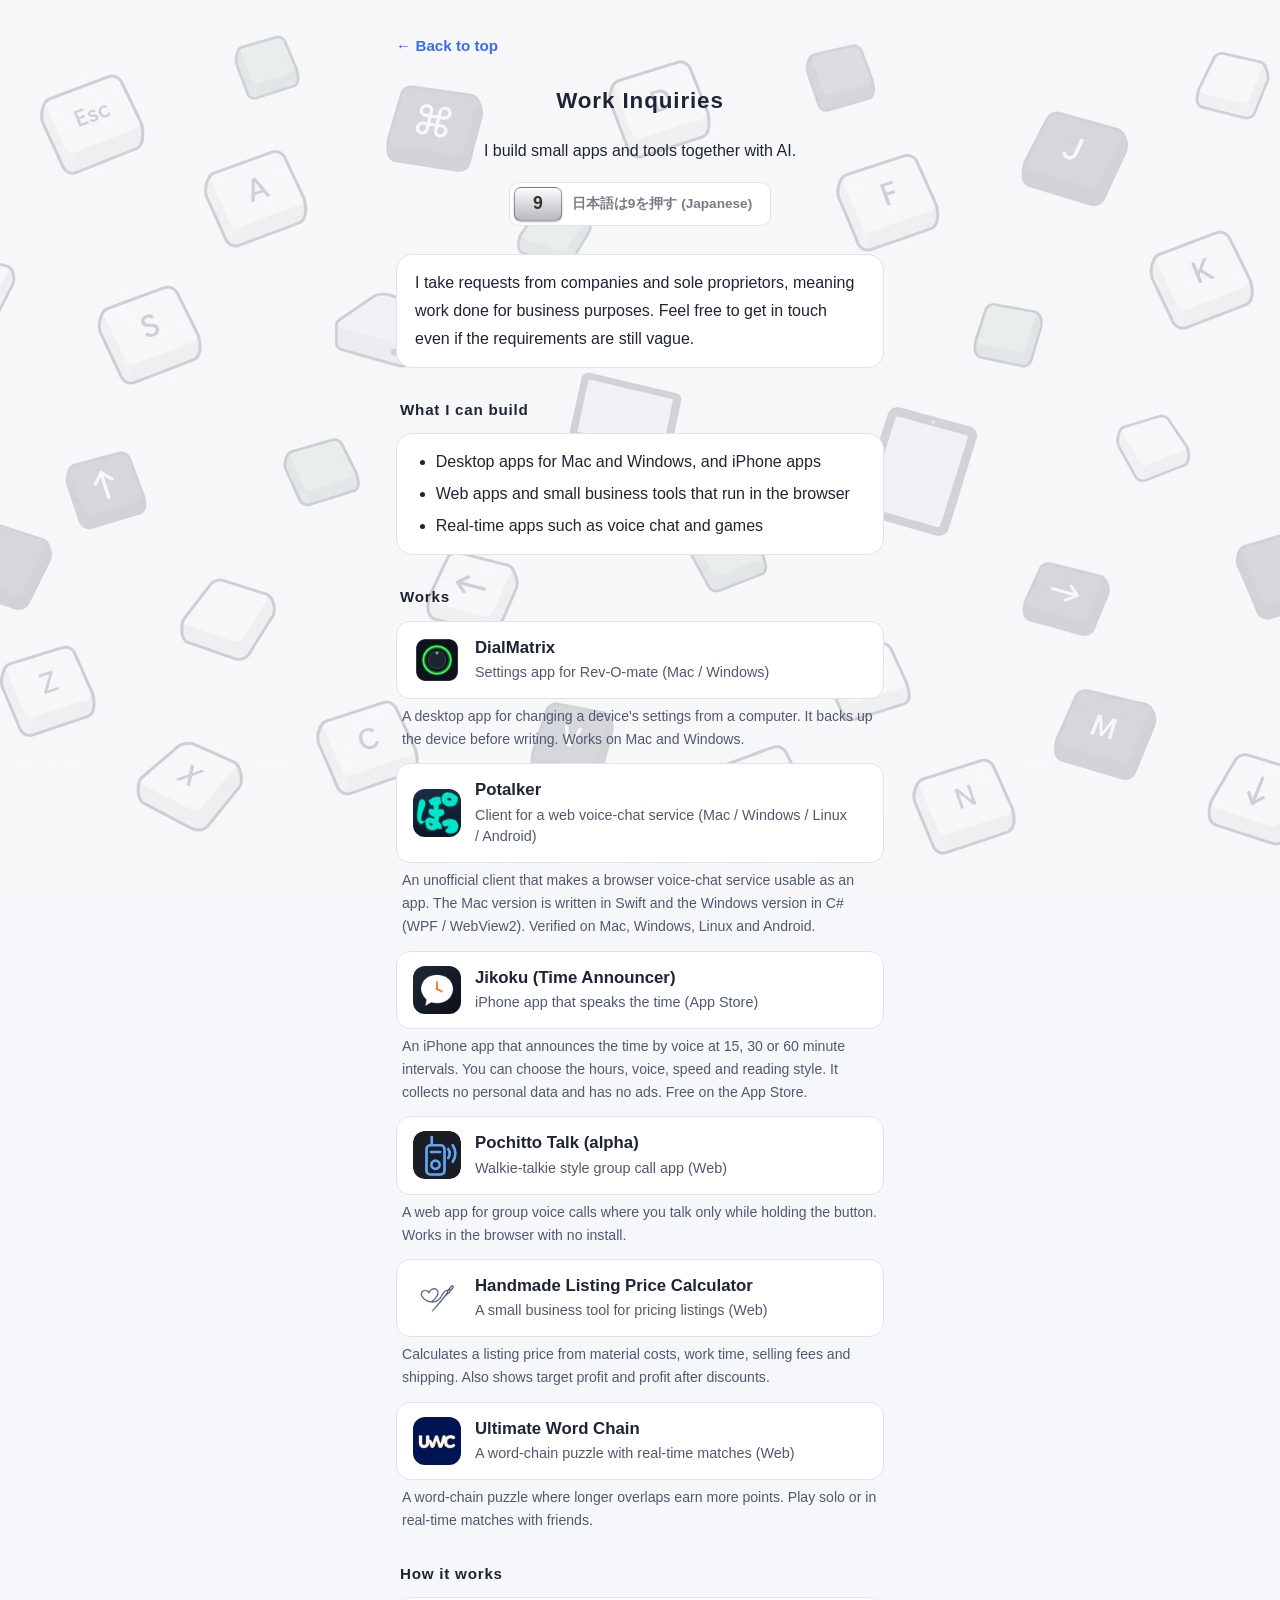
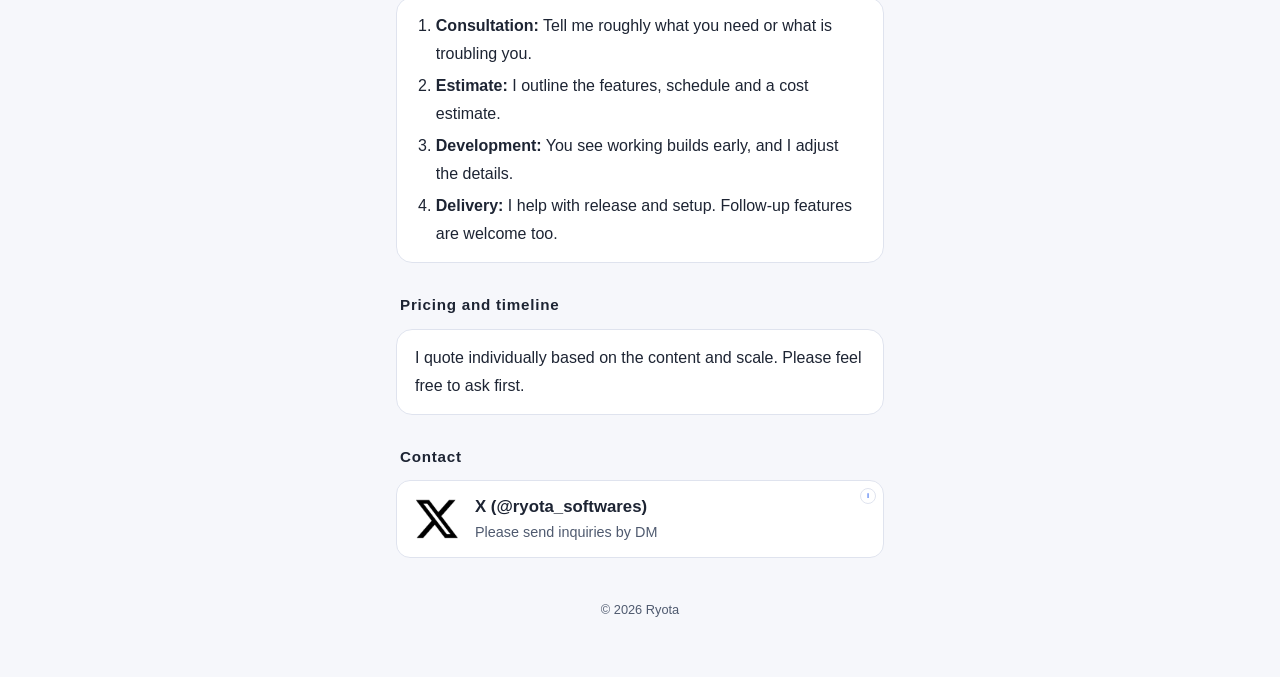
<file: en/work.html>
<!doctype html>
<html lang="en">
<head>
<!-- Google tag (gtag.js) -->
<script async src="https://www.googletagmanager.com/gtag/js?id=G-D9XP0KB2R5"></script>
<script>
  window.dataLayer = window.dataLayer || [];
  function gtag(){dataLayer.push(arguments);}
  gtag('js', new Date());
  gtag('config', 'G-D9XP0KB2R5');
</script>

<meta charset="utf-8">
<meta name="viewport" content="width=device-width, initial-scale=1">
<title>Work Inquiries | Ryota</title>
<meta name="description" content="I build small apps and tools together with AI: desktop apps, web apps and business tools.">
<meta property="og:title" content="Work Inquiries | Ryota">
<meta property="og:description" content="I build small apps and tools together with AI: desktop apps, web apps and business tools.">
<link rel="canonical" href="https://ryota.app/en/work.html">
<link rel="alternate" hreflang="ja" href="https://ryota.app/work.html">
<link rel="alternate" hreflang="en" href="https://ryota.app/en/work.html">
<meta name="theme-color" content="#f6f7fb">
<link rel="icon" type="image/png" href="../favicon-round.png">
<link rel="apple-touch-icon" href="../favicon-final.png">
<link rel="stylesheet" href="../style.css?v=8">
<script src="../link-info.js" defer></script>
<script src="../lang-key.js?v=2" defer></script>
<script src="../konami.js?v=8" defer></script>
<script src="../link-tease.js?v=2" defer></script>
<script src="../age-modal.js" defer></script>
</head>
<body class="subpage">
<main>
  <nav class="back-nav">
    <a href="index.html" title="Back to Ryota's portfolio top.">← Back to top</a>
  </nav>

  <header>
    <h1>Work Inquiries</h1>
    <p class="desc">I build small apps and tools together with AI.</p>
    <p class="lang-switch"><a class="lang-key" href="../work.html" hreflang="ja" lang="ja"><span class="lang-key__num">9</span><span>日本語は9を押す (Japanese)</span></a></p>
  </header>

  <section class="group">
    <div class="work-card">
      <p>I take requests from companies and sole proprietors, meaning work done for business purposes. Feel free to get in touch even if the requirements are still vague.</p>
    </div>
  </section>

  <section class="group">
    <h2>What I can build</h2>
    <div class="work-card">
      <ul>
        <li>Desktop apps for Mac and Windows, and iPhone apps</li>
        <li>Web apps and small business tools that run in the browser</li>
        <li>Real-time apps such as voice chat and games</li>
      </ul>
    </div>
  </section>

  <section class="group">
    <h2>Works</h2>
    <ul class="links">
      <li>
        <a href="https://github.com/riryo3/DialMatrix/releases/latest" target="_blank" rel="noopener">
          <img class="link-icon" src="../dialmatrix.png" alt="DialMatrix">
          <div class="link-content">
            <span class="link-title">DialMatrix</span>
            <small>Settings app for Rev-O-mate (Mac / Windows)</small>
          </div>
        </a>
        <p class="work-note">A desktop app for changing a device's settings from a computer. It backs up the device before writing. Works on Mac and Windows.</p>
      </li>
      <li>
        <a href="https://github.com/riryo3/potalk" target="_blank" rel="noopener">
          <img class="link-icon" src="../potalker.png" alt="Potalker">
          <div class="link-content">
            <span class="link-title">Potalker</span>
            <small>Client for a web voice-chat service (Mac / Windows / Linux / Android)</small>
          </div>
        </a>
        <p class="work-note">An unofficial client that makes a browser voice-chat service usable as an app. The Mac version is written in Swift and the Windows version in C# (WPF / WebView2). Verified on Mac, Windows, Linux and Android.</p>
      </li>
      <li>
        <a href="https://apps.apple.com/jp/app/id6830853470" target="_blank" rel="noopener">
          <img class="link-icon" src="../jikoku.jpg" alt="Jikoku">
          <div class="link-content">
            <span class="link-title">Jikoku (Time Announcer)</span>
            <small>iPhone app that speaks the time (App Store)</small>
          </div>
        </a>
        <p class="work-note">An iPhone app that announces the time by voice at 15, 30 or 60 minute intervals. You can choose the hours, voice, speed and reading style. It collects no personal data and has no ads. Free on the App Store.</p>
      </li>
      <li>
        <a href="https://pochittalk.ryota.app/" target="_blank" rel="noopener">
          <img class="link-icon" src="../pochitto.svg" alt="Pochitto Talk (alpha)">
          <div class="link-content">
            <span class="link-title">Pochitto Talk (alpha)</span>
            <small>Walkie-talkie style group call app (Web)</small>
          </div>
        </a>
        <p class="work-note">A web app for group voice calls where you talk only while holding the button. Works in the browser with no install.</p>
      </li>
      <li>
        <a href="https://sewing-cost.ryota.app/" target="_blank" rel="noopener">
          <img class="link-icon invert-dark" src="../sewing.png" alt="Handmade Listing Price Calculator">
          <div class="link-content">
            <span class="link-title">Handmade Listing Price Calculator</span>
            <small>A small business tool for pricing listings (Web)</small>
          </div>
        </a>
        <p class="work-note">Calculates a listing price from material costs, work time, selling fees and shipping. Also shows target profit and profit after discounts.</p>
      </li>
      <li>
        <a href="https://ultimate-word-chain.web.app/" target="_blank" rel="noopener">
          <img class="link-icon" src="../uwc.png" alt="Ultimate Word Chain">
          <div class="link-content">
            <span class="link-title">Ultimate Word Chain</span>
            <small>A word-chain puzzle with real-time matches (Web)</small>
          </div>
        </a>
        <p class="work-note">A word-chain puzzle where longer overlaps earn more points. Play solo or in real-time matches with friends.</p>
      </li>
    </ul>
  </section>

  <section class="group">
    <h2>How it works</h2>
    <div class="work-card">
      <ol>
        <li><strong>Consultation:</strong> Tell me roughly what you need or what is troubling you.</li>
        <li><strong>Estimate:</strong> I outline the features, schedule and a cost estimate.</li>
        <li><strong>Development:</strong> You see working builds early, and I adjust the details.</li>
        <li><strong>Delivery:</strong> I help with release and setup. Follow-up features are welcome too.</li>
      </ol>
    </div>
  </section>

  <section class="group">
    <h2>Pricing and timeline</h2>
    <div class="work-card">
      <p>I quote individually based on the content and scale. Please feel free to ask first.</p>
    </div>
  </section>

  <section class="group">
    <h2>Contact</h2>
    <ul class="links">
      <li>
        <a href="https://x.com/ryota_softwares" title="Opens my X profile. Please send inquiries by DM." target="_blank" rel="noopener">
          <img class="link-icon invert-dark" src="../x.png" alt="">
          <div class="link-content">
            <span class="link-title">X (@ryota_softwares)</span>
            <small>Please send inquiries by DM</small>
          </div>
        </a>
      </li>
    </ul>
  </section>

  <footer>© 2026 Ryota</footer>
</main>
</body>
</html>
</file>
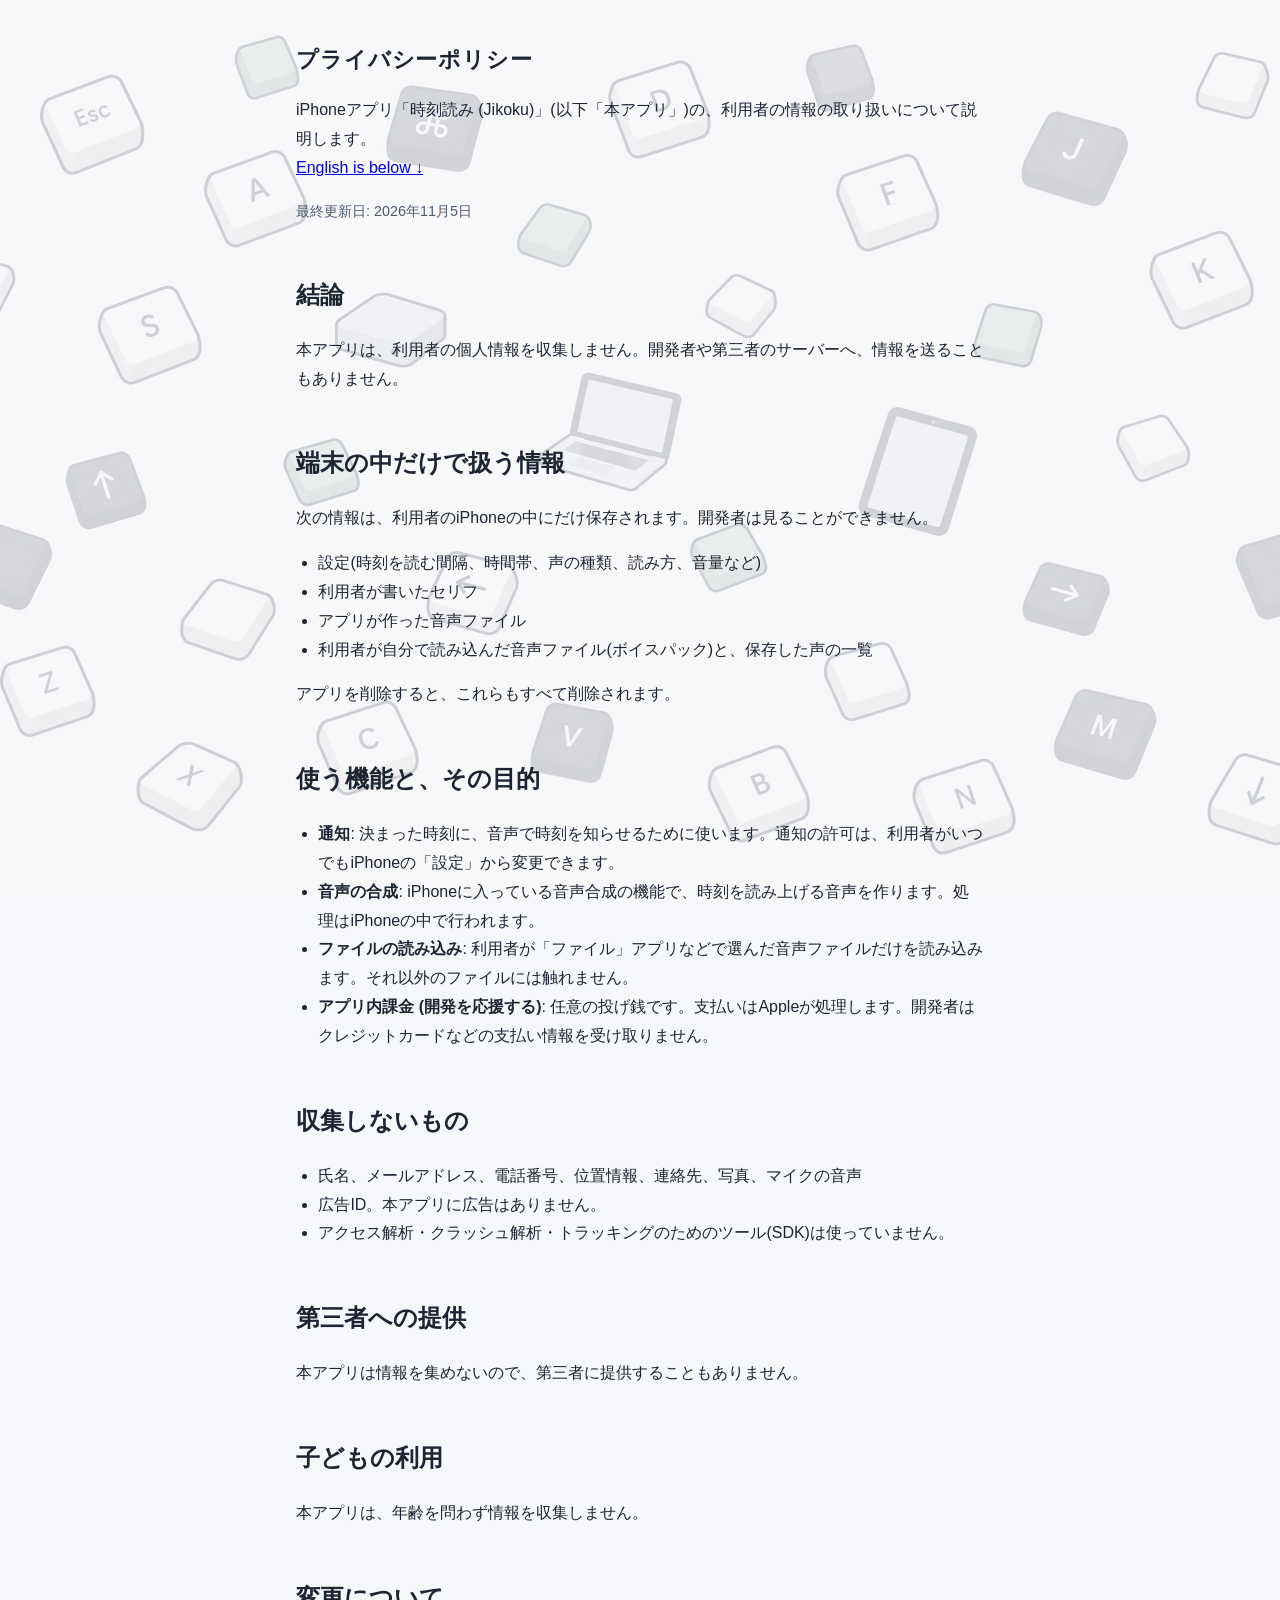
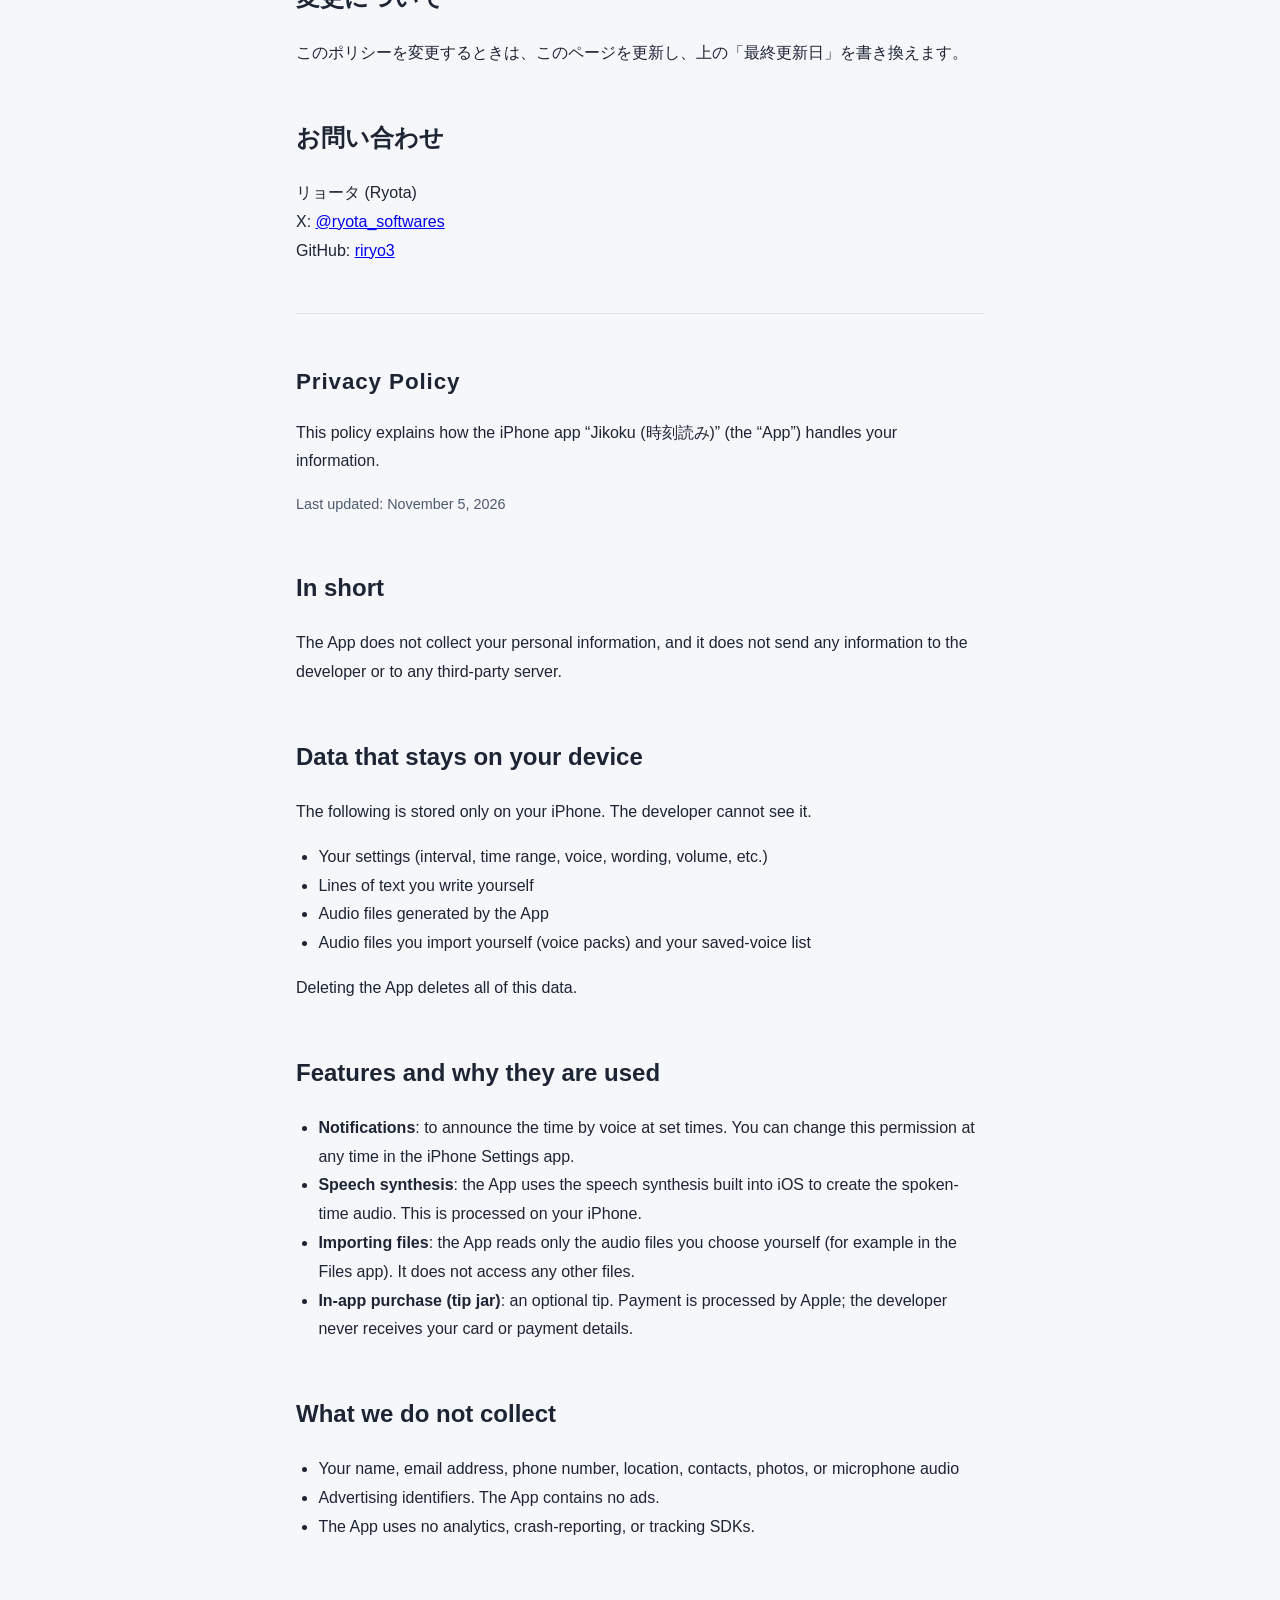
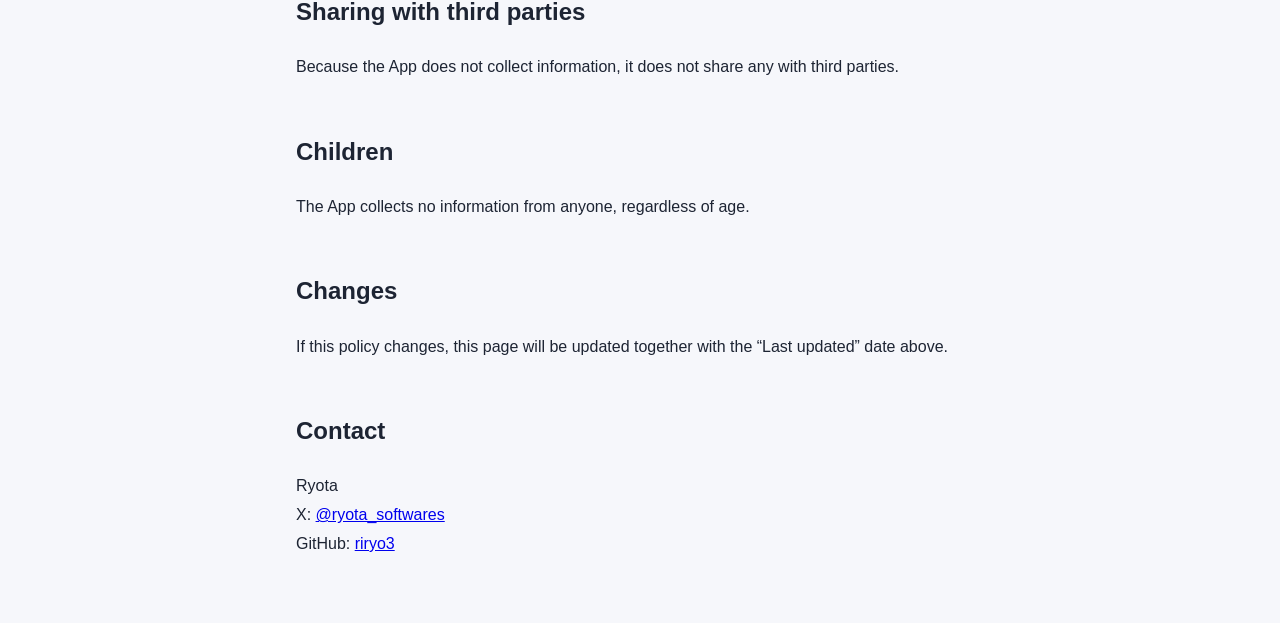
<file: jikoku/privacy.html>
<!doctype html>
<html lang="ja">
<head>
<meta charset="utf-8">
<meta name="viewport" content="width=device-width, initial-scale=1">
<title>プライバシーポリシー | 時刻読み (Jikoku)</title>
<meta name="description" content="iPhoneアプリ「時刻読み (Jikoku)」のプライバシーポリシー / Privacy Policy for the iPhone app Jikoku.">
<meta name="theme-color" content="#f6f7fb">
<link rel="icon" type="image/png" href="../favicon-round.png">
<link rel="stylesheet" href="../style.css?v=7">
<style>
  .policy{max-width:720px;margin:0 auto;padding:40px 16px 48px;line-height:1.8}
  .policy h2{margin-top:2em}
  .policy ul{padding-left:1.4em}
  .policy .updated{color:var(--sub);font-size:.9em}
  .policy hr{border:0;border-top:1px solid var(--line);margin:3em 0}
</style>
</head>
<body class="subpage">
<main class="policy">

  <h1 id="ja">プライバシーポリシー</h1>
  <p>iPhoneアプリ「時刻読み (Jikoku)」(以下「本アプリ」)の、利用者の情報の取り扱いについて説明します。<br>
  <a href="#en">English is below ↓</a></p>
  <p class="updated">最終更新日: 2026年11月5日</p>

  <h2>結論</h2>
  <p>本アプリは、利用者の個人情報を収集しません。開発者や第三者のサーバーへ、情報を送ることもありません。</p>

  <h2>端末の中だけで扱う情報</h2>
  <p>次の情報は、利用者のiPhoneの中にだけ保存されます。開発者は見ることができません。</p>
  <ul>
    <li>設定(時刻を読む間隔、時間帯、声の種類、読み方、音量など)</li>
    <li>利用者が書いたセリフ</li>
    <li>アプリが作った音声ファイル</li>
    <li>利用者が自分で読み込んだ音声ファイル(ボイスパック)と、保存した声の一覧</li>
  </ul>
  <p>アプリを削除すると、これらもすべて削除されます。</p>

  <h2>使う機能と、その目的</h2>
  <ul>
    <li><strong>通知</strong>: 決まった時刻に、音声で時刻を知らせるために使います。通知の許可は、利用者がいつでもiPhoneの「設定」から変更できます。</li>
    <li><strong>音声の合成</strong>: iPhoneに入っている音声合成の機能で、時刻を読み上げる音声を作ります。処理はiPhoneの中で行われます。</li>
    <li><strong>ファイルの読み込み</strong>: 利用者が「ファイル」アプリなどで選んだ音声ファイルだけを読み込みます。それ以外のファイルには触れません。</li>
    <li><strong>アプリ内課金 (開発を応援する)</strong>: 任意の投げ銭です。支払いはAppleが処理します。開発者はクレジットカードなどの支払い情報を受け取りません。</li>
  </ul>

  <h2>収集しないもの</h2>
  <ul>
    <li>氏名、メールアドレス、電話番号、位置情報、連絡先、写真、マイクの音声</li>
    <li>広告ID。本アプリに広告はありません。</li>
    <li>アクセス解析・クラッシュ解析・トラッキングのためのツール(SDK)は使っていません。</li>
  </ul>

  <h2>第三者への提供</h2>
  <p>本アプリは情報を集めないので、第三者に提供することもありません。</p>

  <h2>子どもの利用</h2>
  <p>本アプリは、年齢を問わず情報を収集しません。</p>

  <h2>変更について</h2>
  <p>このポリシーを変更するときは、このページを更新し、上の「最終更新日」を書き換えます。</p>

  <h2>お問い合わせ</h2>
  <p>リョータ (Ryota)<br>
  X: <a href="https://x.com/ryota_softwares" target="_blank" rel="noopener">@ryota_softwares</a><br>
  GitHub: <a href="https://github.com/riryo3" target="_blank" rel="noopener">riryo3</a></p>

  <hr>

  <h1 id="en">Privacy Policy</h1>
  <p>This policy explains how the iPhone app “Jikoku (時刻読み)” (the “App”) handles your information.</p>
  <p class="updated">Last updated: November 5, 2026</p>

  <h2>In short</h2>
  <p>The App does not collect your personal information, and it does not send any information to the developer or to any third-party server.</p>

  <h2>Data that stays on your device</h2>
  <p>The following is stored only on your iPhone. The developer cannot see it.</p>
  <ul>
    <li>Your settings (interval, time range, voice, wording, volume, etc.)</li>
    <li>Lines of text you write yourself</li>
    <li>Audio files generated by the App</li>
    <li>Audio files you import yourself (voice packs) and your saved-voice list</li>
  </ul>
  <p>Deleting the App deletes all of this data.</p>

  <h2>Features and why they are used</h2>
  <ul>
    <li><strong>Notifications</strong>: to announce the time by voice at set times. You can change this permission at any time in the iPhone Settings app.</li>
    <li><strong>Speech synthesis</strong>: the App uses the speech synthesis built into iOS to create the spoken-time audio. This is processed on your iPhone.</li>
    <li><strong>Importing files</strong>: the App reads only the audio files you choose yourself (for example in the Files app). It does not access any other files.</li>
    <li><strong>In-app purchase (tip jar)</strong>: an optional tip. Payment is processed by Apple; the developer never receives your card or payment details.</li>
  </ul>

  <h2>What we do not collect</h2>
  <ul>
    <li>Your name, email address, phone number, location, contacts, photos, or microphone audio</li>
    <li>Advertising identifiers. The App contains no ads.</li>
    <li>The App uses no analytics, crash-reporting, or tracking SDKs.</li>
  </ul>

  <h2>Sharing with third parties</h2>
  <p>Because the App does not collect information, it does not share any with third parties.</p>

  <h2>Children</h2>
  <p>The App collects no information from anyone, regardless of age.</p>

  <h2>Changes</h2>
  <p>If this policy changes, this page will be updated together with the “Last updated” date above.</p>

  <h2>Contact</h2>
  <p>Ryota<br>
  X: <a href="https://x.com/ryota_softwares" target="_blank" rel="noopener">@ryota_softwares</a><br>
  GitHub: <a href="https://github.com/riryo3" target="_blank" rel="noopener">riryo3</a></p>
</main>
</body>
</html>
</file>
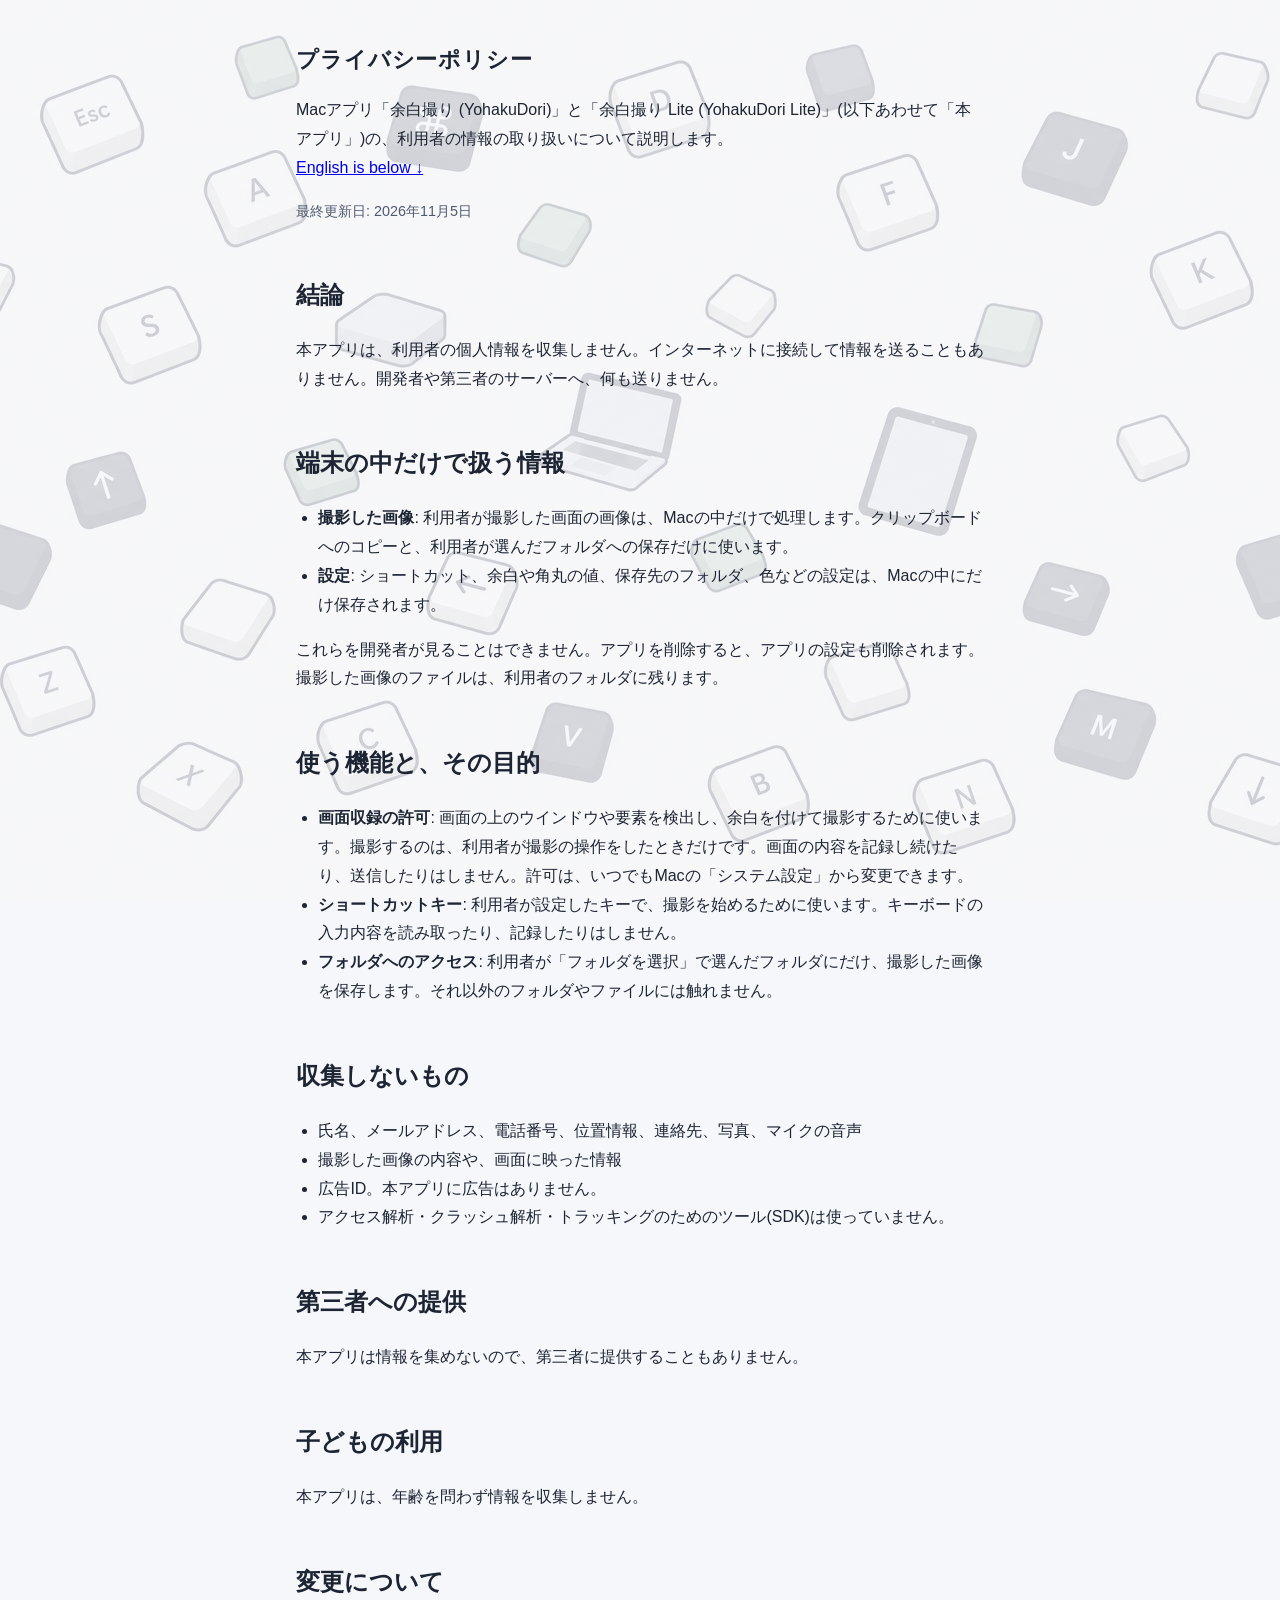
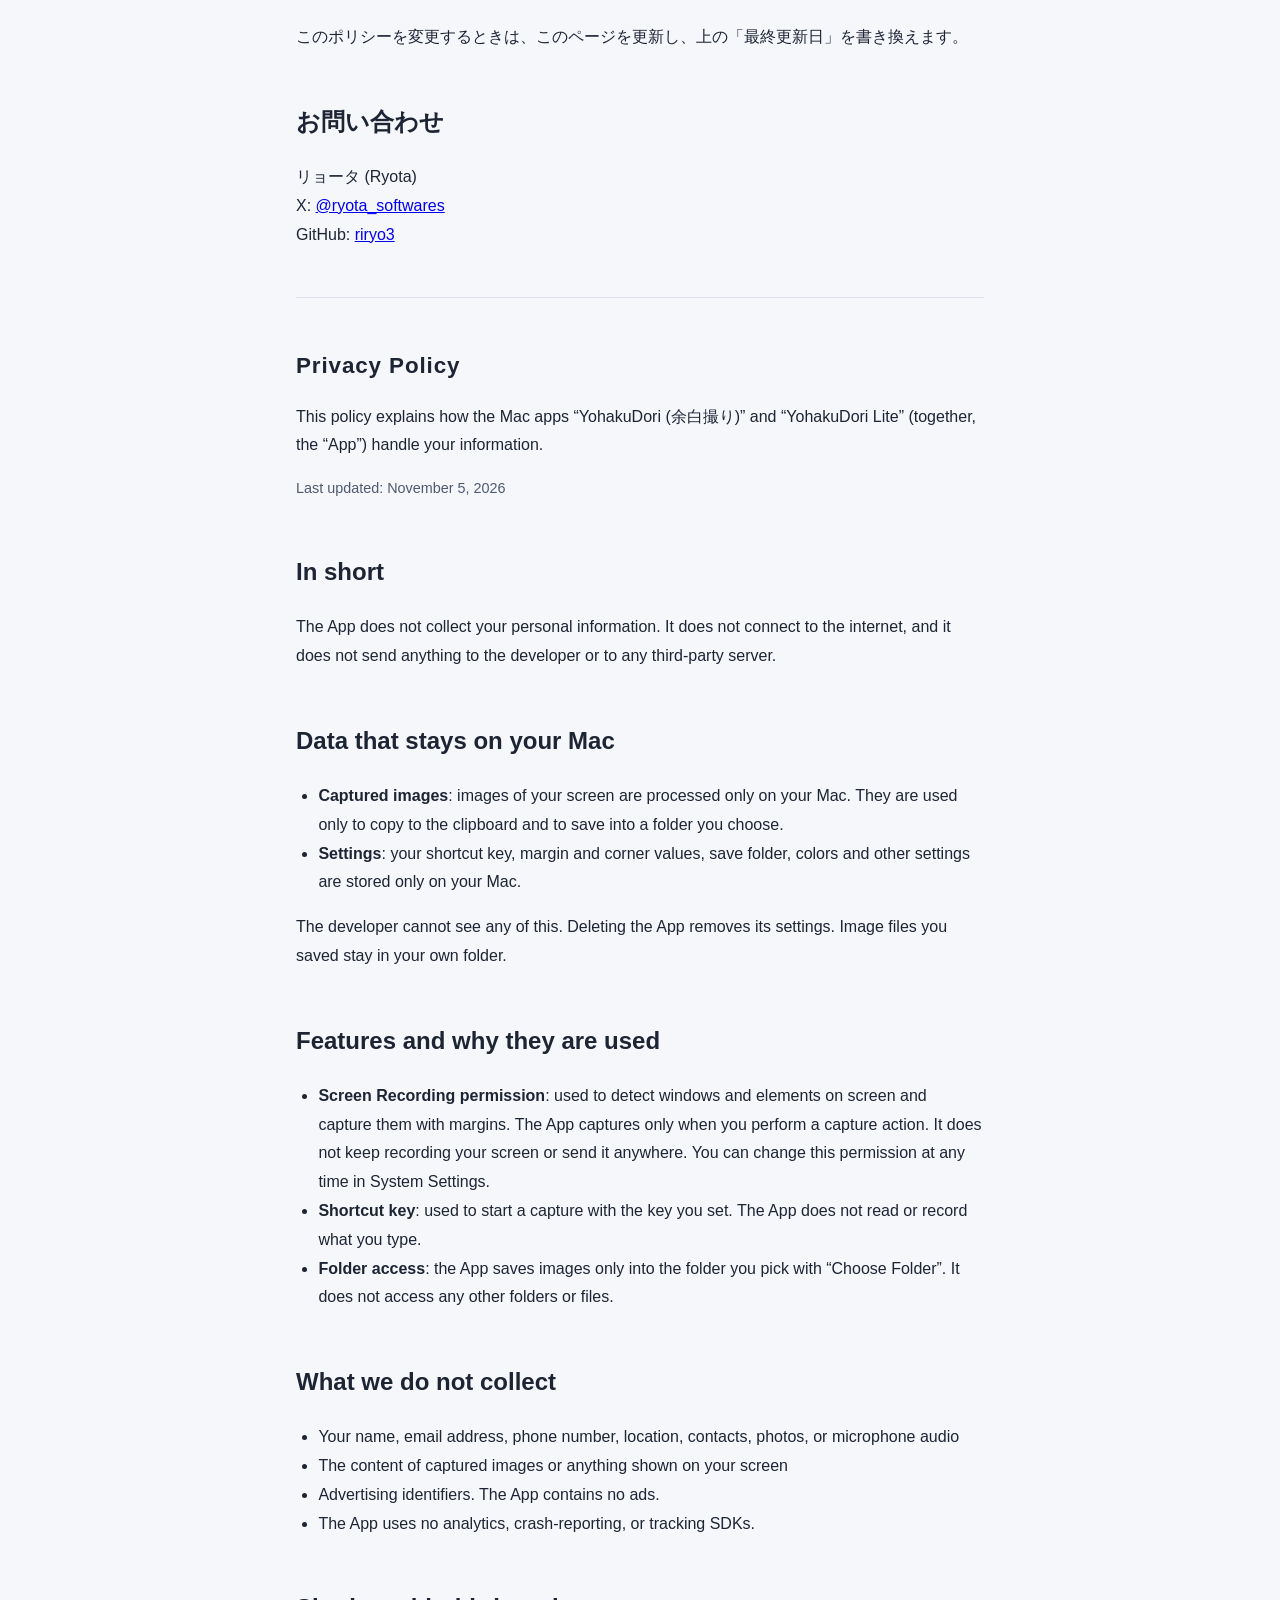
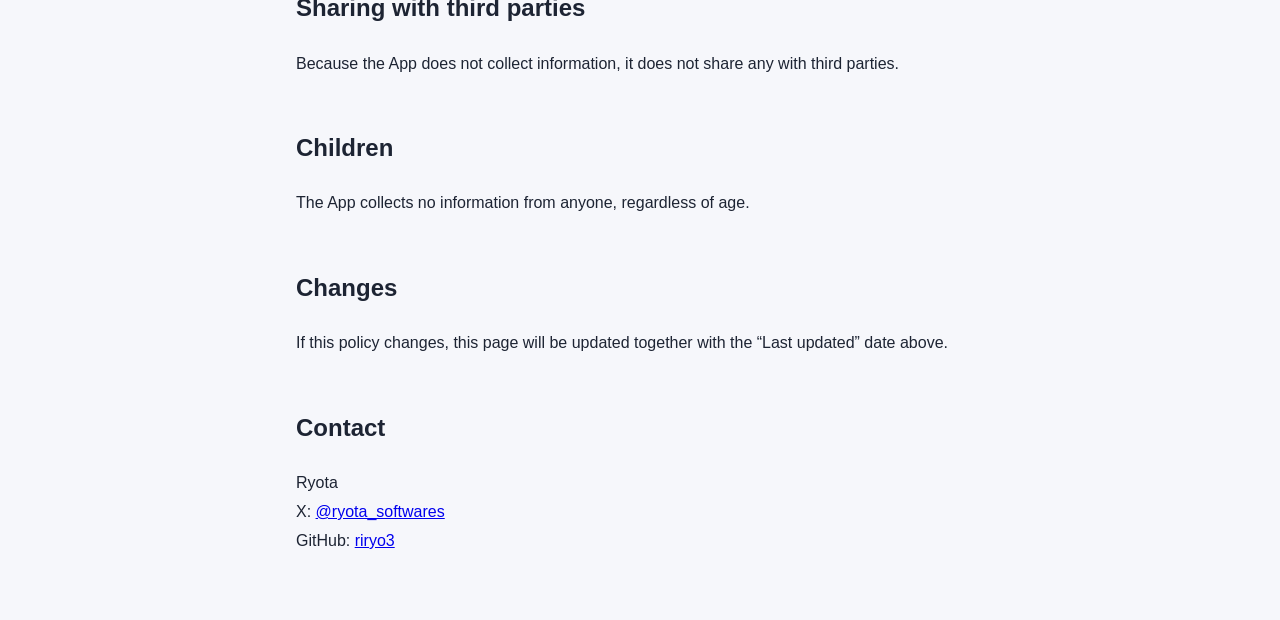
<file: yohakudori/privacy.html>
<!doctype html>
<html lang="ja">
<head>
<meta charset="utf-8">
<meta name="viewport" content="width=device-width, initial-scale=1">
<title>プライバシーポリシー | 余白撮り (YohakuDori)</title>
<meta name="description" content="Macアプリ「余白撮り (YohakuDori)」のプライバシーポリシー / Privacy Policy for the Mac app YohakuDori.">
<meta name="theme-color" content="#f6f7fb">
<link rel="icon" type="image/png" href="../favicon-round.png">
<link rel="stylesheet" href="../style.css?v=7">
<style>
  .policy{max-width:720px;margin:0 auto;padding:40px 16px 48px;line-height:1.8}
  .policy h2{margin-top:2em}
  .policy ul{padding-left:1.4em}
  .policy .updated{color:var(--sub);font-size:.9em}
  .policy hr{border:0;border-top:1px solid var(--line);margin:3em 0}
</style>
</head>
<body class="subpage">
<main class="policy">

  <h1 id="ja">プライバシーポリシー</h1>
  <p>Macアプリ「余白撮り (YohakuDori)」と「余白撮り Lite (YohakuDori Lite)」(以下あわせて「本アプリ」)の、利用者の情報の取り扱いについて説明します。<br>
  <a href="#en">English is below ↓</a></p>
  <p class="updated">最終更新日: 2026年11月5日</p>

  <h2>結論</h2>
  <p>本アプリは、利用者の個人情報を収集しません。インターネットに接続して情報を送ることもありません。開発者や第三者のサーバーへ、何も送りません。</p>

  <h2>端末の中だけで扱う情報</h2>
  <ul>
    <li><strong>撮影した画像</strong>: 利用者が撮影した画面の画像は、Macの中だけで処理します。クリップボードへのコピーと、利用者が選んだフォルダへの保存だけに使います。</li>
    <li><strong>設定</strong>: ショートカット、余白や角丸の値、保存先のフォルダ、色などの設定は、Macの中にだけ保存されます。</li>
  </ul>
  <p>これらを開発者が見ることはできません。アプリを削除すると、アプリの設定も削除されます。撮影した画像のファイルは、利用者のフォルダに残ります。</p>

  <h2>使う機能と、その目的</h2>
  <ul>
    <li><strong>画面収録の許可</strong>: 画面の上のウインドウや要素を検出し、余白を付けて撮影するために使います。撮影するのは、利用者が撮影の操作をしたときだけです。画面の内容を記録し続けたり、送信したりはしません。許可は、いつでもMacの「システム設定」から変更できます。</li>
    <li><strong>ショートカットキー</strong>: 利用者が設定したキーで、撮影を始めるために使います。キーボードの入力内容を読み取ったり、記録したりはしません。</li>
    <li><strong>フォルダへのアクセス</strong>: 利用者が「フォルダを選択」で選んだフォルダにだけ、撮影した画像を保存します。それ以外のフォルダやファイルには触れません。</li>
  </ul>

  <h2>収集しないもの</h2>
  <ul>
    <li>氏名、メールアドレス、電話番号、位置情報、連絡先、写真、マイクの音声</li>
    <li>撮影した画像の内容や、画面に映った情報</li>
    <li>広告ID。本アプリに広告はありません。</li>
    <li>アクセス解析・クラッシュ解析・トラッキングのためのツール(SDK)は使っていません。</li>
  </ul>

  <h2>第三者への提供</h2>
  <p>本アプリは情報を集めないので、第三者に提供することもありません。</p>

  <h2>子どもの利用</h2>
  <p>本アプリは、年齢を問わず情報を収集しません。</p>

  <h2>変更について</h2>
  <p>このポリシーを変更するときは、このページを更新し、上の「最終更新日」を書き換えます。</p>

  <h2>お問い合わせ</h2>
  <p>リョータ (Ryota)<br>
  X: <a href="https://x.com/ryota_softwares" target="_blank" rel="noopener">@ryota_softwares</a><br>
  GitHub: <a href="https://github.com/riryo3" target="_blank" rel="noopener">riryo3</a></p>

  <hr>

  <h1 id="en">Privacy Policy</h1>
  <p>This policy explains how the Mac apps “YohakuDori (余白撮り)” and “YohakuDori Lite” (together, the “App”) handle your information.</p>
  <p class="updated">Last updated: November 5, 2026</p>

  <h2>In short</h2>
  <p>The App does not collect your personal information. It does not connect to the internet, and it does not send anything to the developer or to any third-party server.</p>

  <h2>Data that stays on your Mac</h2>
  <ul>
    <li><strong>Captured images</strong>: images of your screen are processed only on your Mac. They are used only to copy to the clipboard and to save into a folder you choose.</li>
    <li><strong>Settings</strong>: your shortcut key, margin and corner values, save folder, colors and other settings are stored only on your Mac.</li>
  </ul>
  <p>The developer cannot see any of this. Deleting the App removes its settings. Image files you saved stay in your own folder.</p>

  <h2>Features and why they are used</h2>
  <ul>
    <li><strong>Screen Recording permission</strong>: used to detect windows and elements on screen and capture them with margins. The App captures only when you perform a capture action. It does not keep recording your screen or send it anywhere. You can change this permission at any time in System Settings.</li>
    <li><strong>Shortcut key</strong>: used to start a capture with the key you set. The App does not read or record what you type.</li>
    <li><strong>Folder access</strong>: the App saves images only into the folder you pick with “Choose Folder”. It does not access any other folders or files.</li>
  </ul>

  <h2>What we do not collect</h2>
  <ul>
    <li>Your name, email address, phone number, location, contacts, photos, or microphone audio</li>
    <li>The content of captured images or anything shown on your screen</li>
    <li>Advertising identifiers. The App contains no ads.</li>
    <li>The App uses no analytics, crash-reporting, or tracking SDKs.</li>
  </ul>

  <h2>Sharing with third parties</h2>
  <p>Because the App does not collect information, it does not share any with third parties.</p>

  <h2>Children</h2>
  <p>The App collects no information from anyone, regardless of age.</p>

  <h2>Changes</h2>
  <p>If this policy changes, this page will be updated together with the “Last updated” date above.</p>

  <h2>Contact</h2>
  <p>Ryota<br>
  X: <a href="https://x.com/ryota_softwares" target="_blank" rel="noopener">@ryota_softwares</a><br>
  GitHub: <a href="https://github.com/riryo3" target="_blank" rel="noopener">riryo3</a></p>
</main>
</body>
</html>
</file>
<file: style.css>
:root {
  --bg: #f6f7fb;
  --card: #ffffff;
  --text: #1d2433;
  --sub: #4f5a6f;
  --line: #dfe3ee;
  --accent: #3b6df0;
  --accent-soft: #e8eefe;
  --background-wash: rgba(246, 247, 251, .82);
}

@media (prefers-color-scheme: dark) {
  :root {
    --bg: #0f131c;
    --card: #1a2030;
    --text: #eef1f8;
    --sub: #b8c2d6;
    --line: #2b344a;
    --accent: #7ea2ff;
    --accent-soft: #232c45;
    --background-wash: rgba(15, 19, 28, .78);
  }

  body::before {
    background-image:
      linear-gradient(var(--background-wash), var(--background-wash)),
      url("portfolio-profile-background-dark.jpg");
  }

  .invert-dark {
    filter: invert(1);
  }

  .emoji-icon.bmac {
    background: #3a3210;
  }

  .emoji-icon.ofuse {
    background: #3a1c24;
  }
}

* {
  box-sizing: border-box;
}

body {
  position: relative;
  isolation: isolate;
  margin: 0;
  background: var(--bg);
  color: var(--text);
  font-family: -apple-system, BlinkMacSystemFont, "Hiragino Sans", "Noto Sans JP", sans-serif;
  line-height: 1.8;
}

body::before {
  content: "";
  position: fixed;
  inset: 0;
  z-index: -1;
  pointer-events: none;
  background-image:
    linear-gradient(var(--background-wash), var(--background-wash)),
    url("portfolio-profile-background-light.jpg");
  background-position: center center;
  background-size: cover;
  background-repeat: no-repeat;
}

@media (prefers-color-scheme: dark) {
  body::before {
    background-image:
      linear-gradient(var(--background-wash), var(--background-wash)),
      url("portfolio-profile-background-dark.jpg");
  }
}

@media (max-width: 600px) {
  :root {
    --background-wash: rgba(246, 247, 251, .90);
  }

  body::before {
    /* 縦画面では背景画像を縦幅に合わせ、キーの模様が大きくなりすぎないようにする */
    background-size: auto 100vh;
  }
}

@media (max-width: 600px) and (prefers-color-scheme: dark) {
  :root {
    --background-wash: rgba(15, 19, 28, .86);
  }
}

.back-nav {
  margin-bottom: 20px;
}

.back-nav a {
  display: inline-flex;
  align-items: center;
  gap: 6px;
  color: var(--accent);
  text-decoration: none;
  font-weight: 600;
  font-size: 0.95rem;
}

.back-nav a:hover {
  text-decoration: underline;
}

main {
  max-width: 520px;
  margin: 0 auto;
  padding: 32px 16px 56px;
}

.home-page main {
  padding-top: 40px;
}

header {
  text-align: center;
  margin-bottom: 24px;
}

.avatar {
  display: block;
  width: 120px;
  height: 120px;
  border-radius: 50%;
  object-fit: cover;
  margin: 0;
  border: 3px solid var(--card);
  box-shadow: 0 4px 16px rgba(0, 0, 0, 0.08);
}

.avatar-button {
  display: block;
  margin: 0 auto 12px;
  padding: 0;
  border: 0;
  border-radius: 50%;
  background: transparent;
  line-height: 0;
  cursor: zoom-in;
  touch-action: manipulation;
  -webkit-tap-highlight-color: transparent;
}

.avatar-button:focus-visible,
.profile-image-dialog__close:focus-visible {
  outline: 3px solid var(--accent);
  outline-offset: 4px;
}

.profile-image-dialog {
  width: min(420px, calc(100vw - 40px));
  max-width: none;
  max-height: none;
  margin: auto;
  padding: 0;
  overflow: visible;
  border: 0;
  background: transparent;
}

.profile-image-dialog::backdrop {
  background: rgba(8, 12, 22, .72);
}

.profile-image-dialog__image {
  display: block;
  width: 100%;
  height: auto;
  aspect-ratio: 1;
  object-fit: cover;
  border: 3px solid var(--card);
  border-radius: 50%;
  box-shadow: 0 18px 60px rgba(0, 0, 0, .35);
}

.profile-image-dialog__close {
  position: absolute;
  top: 8px;
  right: 8px;
  display: grid;
  place-items: center;
  width: 44px;
  height: 44px;
  padding: 0;
  border: 1px solid var(--line);
  border-radius: 50%;
  background: var(--card);
  color: var(--text);
  box-shadow: 0 2px 12px rgba(0, 0, 0, .2);
  font: inherit;
  font-size: 1.7rem;
  line-height: 1;
  cursor: pointer;
}

h1 {
  font-size: 1.4rem;
  margin: 0 0 4px;
  letter-spacing: .04em;
}

.home-page h1 {
  font-size: 1.6rem;
}

.handle {
  color: var(--sub);
  font-size: .95rem;
  margin: 0;
}

.support-note {
  color: var(--text);
  font-size: .9rem;
  font-weight: 600;
  margin: 8px 0 0;
  text-shadow: 0 0 6px var(--card), 0 0 2px var(--card);
}

.about {
  position: relative;
  background: var(--card);
  border: 1px solid var(--line);
  border-radius: 16px;
  padding: 20px 40px 20px 20px;
  margin-bottom: 28px;
}

.about h2 {
  font-size: 1.05rem;
  margin: 0 0 8px;
}

.about p {
  margin: 0;
  font-size: 1rem;
}

.home-page .group {
  margin-bottom: 24px;
}

.subpage .group {
  margin-top: 28px;
}

.home-page .group h3,
.subpage .group h2 {
  font-size: .95rem;
  color: var(--text);
  letter-spacing: .05em;
  margin: 0 0 8px 4px;
}

.subpage .group h2 {
  margin-bottom: 10px;
}

.links {
  list-style: none;
  margin: 0;
  padding: 0;
  display: grid;
}

.home-page .links {
  gap: 10px;
}

.subpage .links {
  gap: 12px;
}

.links a {
  display: flex;
  align-items: center;
  gap: 14px;
  background: var(--card);
  border: 1px solid var(--line);
  border-radius: 14px;
  color: var(--text);
  text-decoration: none;
  font-weight: 600;
  transition: all .2s ease;
}

.home-page .links a {
  padding: 12px 16px;
}

.subpage .links a {
  padding: 14px 16px;
}

.links a:hover,
.links a:focus-visible {
  border-color: var(--accent);
  background: var(--accent-soft);
  outline: none;
}

.link-icon {
  object-fit: cover;
  flex-shrink: 0;
}

.home-page .link-icon {
  width: 44px;
  height: 44px;
  border-radius: 10px;
  transition: filter .2s ease;
}

.home-page .discord-icon {
  padding: 6px;
  object-fit: contain;
  background: var(--accent-soft);
}

.subpage .link-icon {
  width: 48px;
  height: 48px;
  border-radius: 12px;
}

.emoji-icon {
  display: flex;
  align-items: center;
  justify-content: center;
  background: var(--accent-soft);
}

.home-page .emoji-icon {
  font-size: 24px;
}

.subpage .emoji-icon {
  font-size: 26px;
}

.emoji-icon.bmac {
  background: #fff6cc;
}

.emoji-icon.ofuse {
  background: #ffeef2;
}

.link-content {
  flex: 1;
  min-width: 0;
}

.link-title {
  display: block;
  line-height: 1.4;
}

.home-page .link-title {
  font-size: 1rem;
}

.subpage .link-title {
  font-size: 1.05rem;
}

.links small {
  display: block;
  font-weight: 400;
  line-height: 1.5;
  color: var(--sub);
}

.home-page .links small {
  font-size: .88rem;
  margin-top: 2px;
}

.subpage .links small {
  font-size: .9rem;
  margin-top: 3px;
}

footer {
  text-align: center;
  color: var(--sub);
  font-size: .8rem;
}

.home-page footer {
  margin-top: 32px;
}

.subpage footer {
  margin-top: 40px;
}




/* Link-card descriptions for touch screens */
.links li {
  position: relative;
}

.home-page .links a,
.subpage .links a {
  padding-right: 36px;
}

.link-info-button {
  position: absolute;
  top: 8px;
  right: 8px;
  z-index: 1;
  display: inline-flex;
  align-items: center;
  justify-content: center;
  width: 16px;
  height: 16px;
  padding: 0;
  border: 1px solid var(--line);
  border-radius: 50%;
  background: var(--card);
  color: var(--accent);
  font: inherit;
  font-size: .47rem;
  font-weight: 700;
  line-height: 1;
  cursor: pointer;
  touch-action: manipulation;
  -webkit-tap-highlight-color: transparent;
}

.link-info-button::before {
  content: "";
  position: absolute;
  inset: -6px;
}

.link-info-button:hover {
  background: var(--accent-soft);
  border-color: var(--accent);
}

@media (prefers-color-scheme: dark) {
  .link-info-button {
    border-color: #a9bfff;
    background: #2b3854;
    color: #e5ecff;
    box-shadow: 0 0 0 1px rgba(126, 162, 255, .22);
  }
}

.link-info-button:focus-visible,
.link-info-dialog__close:focus-visible {
  outline: 3px solid var(--accent);
  outline-offset: 2px;
}

.link-info-dialog {
  width: min(420px, calc(100% - 32px));
  max-width: none;
  max-height: min(80vh, 480px);
  margin: auto;
  padding: 20px;
  overflow: auto;
  border: 1px solid var(--line);
  border-radius: 16px;
  background: var(--card);
  color: var(--text);
  box-shadow: 0 18px 60px rgba(0, 0, 0, .28);
}

.link-info-dialog::backdrop {
  background: rgba(8, 12, 22, .58);
}

.link-info-dialog__header {
  display: flex;
  align-items: center;
  justify-content: space-between;
  gap: 16px;
}

.link-info-dialog h2 {
  margin: 0;
  font-size: 1.05rem;
  line-height: 1.4;
}

.link-info-dialog p {
  margin: 12px 0 0;
  color: var(--sub);
  line-height: 1.7;
  overflow-wrap: anywhere;
}

.link-info-dialog__close {
  display: inline-flex;
  flex: 0 0 36px;
  align-items: center;
  justify-content: center;
  width: 36px;
  height: 36px;
  padding: 0;
  border: 0;
  border-radius: 0;
  background: transparent;
  color: var(--text);
  font: inherit;
  font-size: 1.4rem;
  line-height: 1;
  cursor: pointer;
}

.link-info-dialog__close:hover {
  color: var(--accent);
}

.qr-dialog .profile-image-dialog__image {
  border-radius: 24px;
  object-fit: contain;
  background: #fff;
}

.lang-switch {
  margin: 10px 0 0;
}

.lang-key {
  display: inline-flex;
  align-items: center;
  gap: 10px;
  padding: 4px 18px 4px 4px;
  background: var(--card);
  border: 1px solid var(--line);
  border-radius: 10px;
  color: var(--text);
  font-size: .85rem;
  font-weight: 600;
  text-decoration: none;
}

.lang-key > span:last-child {
  clip-path: inset(0 0 0 max(0px, calc(var(--slide, 0px) - 10px)));
  background: linear-gradient(90deg, color-mix(in srgb, var(--text) 60%, transparent) 35%, var(--text) 50%, color-mix(in srgb, var(--text) 60%, transparent) 65%) 100% 0 / 300% 100%;
  -webkit-background-clip: text;
  background-clip: text;
  -webkit-text-fill-color: transparent;
  animation: shine 2.6s linear infinite;
}

.lang-key.is-sliding > span:last-child {
  animation-play-state: paused;
}

@keyframes shine {
  to {
    background-position: 0 0;
  }
}

@media (prefers-reduced-motion: reduce) {
  .lang-key > span:last-child {
    animation: none;
    background: none;
    -webkit-text-fill-color: currentColor;
  }
}

.lang-key__num {
  position: relative;
  z-index: 1;
  transform: translateX(var(--slide, 0));
  transition: transform .25s ease;
  touch-action: none;
  -webkit-user-drag: none;
  cursor: grab;
  user-select: none;
  display: inline-grid;
  place-items: center;
  width: 48px;
  height: 34px;
  border: 1px solid rgba(0, 0, 0, .35);
  border-radius: 7px;
  background: linear-gradient(#fdfdfd, #d9d9de 50%, #b9b9c0);
  box-shadow: inset 0 1px 0 #fff, 0 1px 2px rgba(0, 0, 0, .3);
  color: #333;
  font-size: 1.1rem;
  font-weight: 700;
}

.lang-key.is-sliding .lang-key__num {
  transition: none;
  cursor: grabbing;
}

.is-arriving {
  animation: arrive .6s cubic-bezier(.2, .7, .2, 1);
}

@keyframes arrive {
  from {
    opacity: 0;
    transform: scale(.94);
    filter: blur(6px);
  }
}

@media (prefers-reduced-motion: reduce) {
  .is-arriving {
    animation: none;
  }
}

.links a .link-icon {
  position: relative;
  z-index: 1;
  touch-action: pan-y;
  -webkit-user-drag: none;
  user-select: none;
}

.footer-age {
  padding: 0;
  border: 0;
  background: none;
  color: inherit;
  font: inherit;
  cursor: default;
}

.konami-pad {
  position: fixed;
  right: 16px;
  bottom: 16px;
  z-index: 10;
  display: flex;
  gap: 12px;
}

.konami-pad[hidden] {
  display: none;
}

.konami-pad button {
  width: 52px;
  height: 52px;
  border: 2px solid #5a0f1a;
  border-radius: 50%;
  background: #d62b3d;
  box-shadow: 0 3px 0 #5a0f1a, 0 6px 14px rgba(0, 0, 0, .3);
  color: #fff;
  font: inherit;
  font-size: 1.1rem;
  font-weight: 700;
  cursor: pointer;
}

.konami-pad button:active {
  transform: translateY(2px);
  box-shadow: 0 1px 0 #5a0f1a;
}

.konami-key {
  display: grid;
  justify-items: center;
  gap: 6px;
}

.link-info-dialog.famicom {
  border: 5px solid #c5192d;
  border-radius: 12px;
  background: #dcc392;
  color: #1a1a1a;
  box-shadow: 0 18px 60px rgba(0, 0, 0, .4);
}

.famicom .link-info-dialog__header {
  justify-content: flex-start;
}

.famicom h2 {
  padding: 3px 12px;
  background: #1a1a1a;
  color: #dcc392;
}

.famicom .link-info-dialog__close {
  margin-left: auto;
  color: #1a1a1a;
}

.famicom.link-info-dialog p {
  margin-top: 18px;
  color: #1a1a1a;
  font-weight: 600;
}

.famicom.link-info-dialog::after {
  content: "";
  display: block;
  height: 5px;
  margin-top: 18px;
  border-top: 2px solid #1a1a1a;
  border-bottom: 2px solid #1a1a1a;
}

.konami-pad.famicom {
  padding: 8px;
  border-radius: 12px;
  background: #c5192d;
  box-shadow: 0 6px 14px rgba(0, 0, 0, .35);
}

.konami-pad.famicom .konami-key:first-child {
  margin-left: 0;
}

.konami-pad.famicom {
  gap: 0;
}

.konami-pad.famicom .konami-key {
  padding: 8px 12px 10px;
  background: #dcc392;
}

.konami-pad.famicom .konami-key:first-child {
  border-radius: 8px 0 0 8px;
}

.konami-pad.famicom .konami-key:last-child {
  border-radius: 0 8px 8px 0;
}

.konami-key__label {
  padding: 1px 12px;
  border-radius: 999px;
  background: #1a1a1a;
  color: #dcc392;
  font-size: .75rem;
  font-weight: 700;
  line-height: 1.4;
}

.konami-pad.famicom button {
  border: 2px solid #000;
  background: radial-gradient(circle at 35% 30%, #5a5a5a, #1a1a1a 60%);
  box-shadow: 0 3px 0 #000;
}

.link-info-dialog.nes {
  border: 6px solid #c9c5bc;
  border-radius: 8px;
  background: #1c1c1c;
  color: #e8e4dc;
  box-shadow: 0 18px 60px rgba(0, 0, 0, .45);
}

.nes .link-info-dialog__header {
  justify-content: flex-start;
}

.nes h2 {
  color: #d9302a;
  letter-spacing: .06em;
}

.nes .link-info-dialog__close {
  margin-left: auto;
  color: #e8e4dc;
}

.nes.link-info-dialog p {
  margin-top: 18px;
  color: #e8e4dc;
}

.nes.link-info-dialog::after {
  content: "";
  display: block;
  height: 8px;
  margin-top: 18px;
  background: #4a4a4a;
}

.konami-pad.nes {
  gap: 10px;
  padding: 10px 14px;
  border: 3px solid #c9c5bc;
  border-radius: 6px;
  background: #1c1c1c;
  box-shadow: 0 6px 14px rgba(0, 0, 0, .35);
}

.konami-pad.nes .konami-key {
  justify-items: center;
}

.konami-pad.nes .konami-key__label {
  order: 2;
  padding: 0;
  background: none;
  color: #d9302a;
  font-size: .8rem;
}

.konami-pad.nes button {
  width: 52px;
  height: 52px;
  border: 7px solid #c9c5bc;
  border-radius: 4px;
  background: radial-gradient(circle, #e0352d 0 62%, #c9c5bc 64%);
  box-shadow: none;
}

.konami-pad.nes button:active {
  transform: translateY(1px);
}

.konami-pad.famicom button {
  border: 2px solid #050505;
  background: radial-gradient(circle at 62% 68%, #4b4b4b, #141414 72%);
  box-shadow:
    inset 3px 4px 6px rgba(0, 0, 0, .9),
    inset -1px -2px 2px rgba(255, 255, 255, .22),
    0 1px 0 rgba(255, 255, 255, .45);
}

.konami-pad.famicom button:active {
  box-shadow:
    inset 4px 5px 8px rgba(0, 0, 0, .95),
    inset -1px -1px 2px rgba(255, 255, 255, .15),
    0 1px 0 rgba(255, 255, 255, .45);
  transform: none;
}

.konami-pad.nes button {
  position: relative;
  border: 0;
  background: #c9c5bc;
  box-shadow: inset 1px 1px 2px rgba(0, 0, 0, .35);
}

.konami-pad.nes button::before {
  content: "";
  position: absolute;
  inset: 7px;
  border-radius: 50%;
  background: radial-gradient(circle at 62% 68%, #f2584d, #c4271f 55%, #9a1912);
  box-shadow:
    inset 2px 3px 4px rgba(0, 0, 0, .55),
    inset -1px -2px 2px rgba(255, 255, 255, .25);
}

.konami-pad.nes button:active::before {
  box-shadow:
    inset 3px 4px 6px rgba(0, 0, 0, .7),
    inset -1px -1px 2px rgba(255, 255, 255, .15);
}

.konami-pad.nes button:active {
  transform: none;
}

.konami-pad.famicom button {
  position: relative;
  border: 0;
  background: linear-gradient(145deg, #6a6a6a, #0c0c0c);
  box-shadow: 0 3px 0 #000, 0 5px 6px rgba(0, 0, 0, .45);
}

.konami-pad.famicom button::before {
  content: "";
  position: absolute;
  inset: 6px;
  border-radius: 50%;
  background: linear-gradient(145deg, #060606, #3a3a3a);
  box-shadow: inset 2px 3px 4px rgba(0, 0, 0, .9);
}

.konami-pad.famicom button:active {
  box-shadow: 0 1px 0 #000;
  transform: translateY(2px);
}

.konami-pad.nes button::before {
  inset: 5px;
  background: linear-gradient(145deg, #ff857b, #8b130d);
  box-shadow: 0 2px 0 #4f0a06, 0 3px 4px rgba(0, 0, 0, .5);
}

.konami-pad.nes button::after {
  content: "";
  position: absolute;
  inset: 11px;
  border-radius: 50%;
  background: linear-gradient(145deg, #a51d17, #ec4a40);
  box-shadow: inset 2px 3px 4px rgba(0, 0, 0, .55);
}

.konami-pad.nes button:active::before {
  box-shadow: 0 0 0 #4f0a06;
  transform: translateY(2px);
}

.konami-pad.nes button:active::after {
  transform: translateY(2px);
}

/* Work / portfolio pages */
.work-card {
  background: var(--card);
  border: 1px solid var(--line);
  border-radius: 16px;
  padding: 14px 18px;
  line-height: 1.75;
}

.work-card p {
  margin: 0 0 8px;
}

.work-card p:last-child {
  margin-bottom: 0;
}

.work-card ul,
.work-card ol {
  margin: 0;
  padding-left: 1.3em;
}

.work-card li + li {
  margin-top: 4px;
}

.work-note {
  margin: 6px 6px 0;
  font-size: .88rem;
  line-height: 1.65;
  color: var(--sub);
}
</file>
